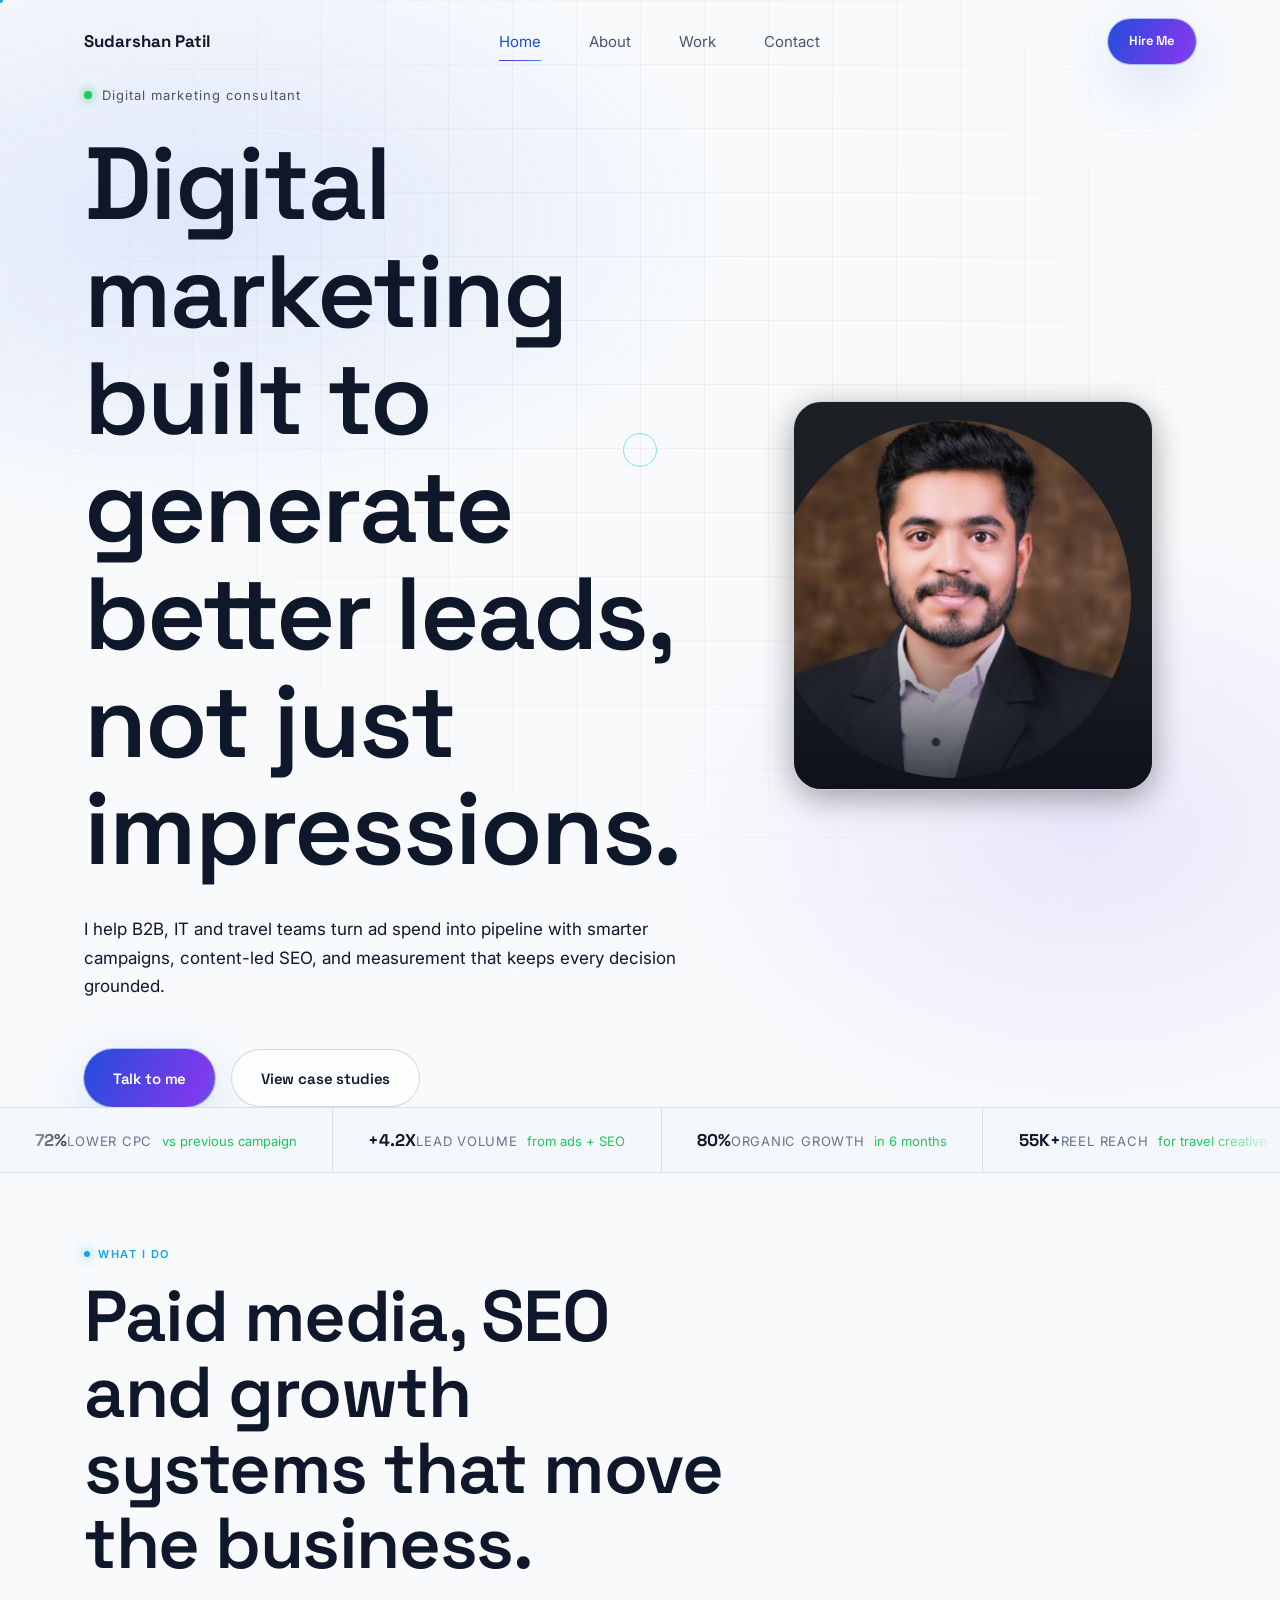
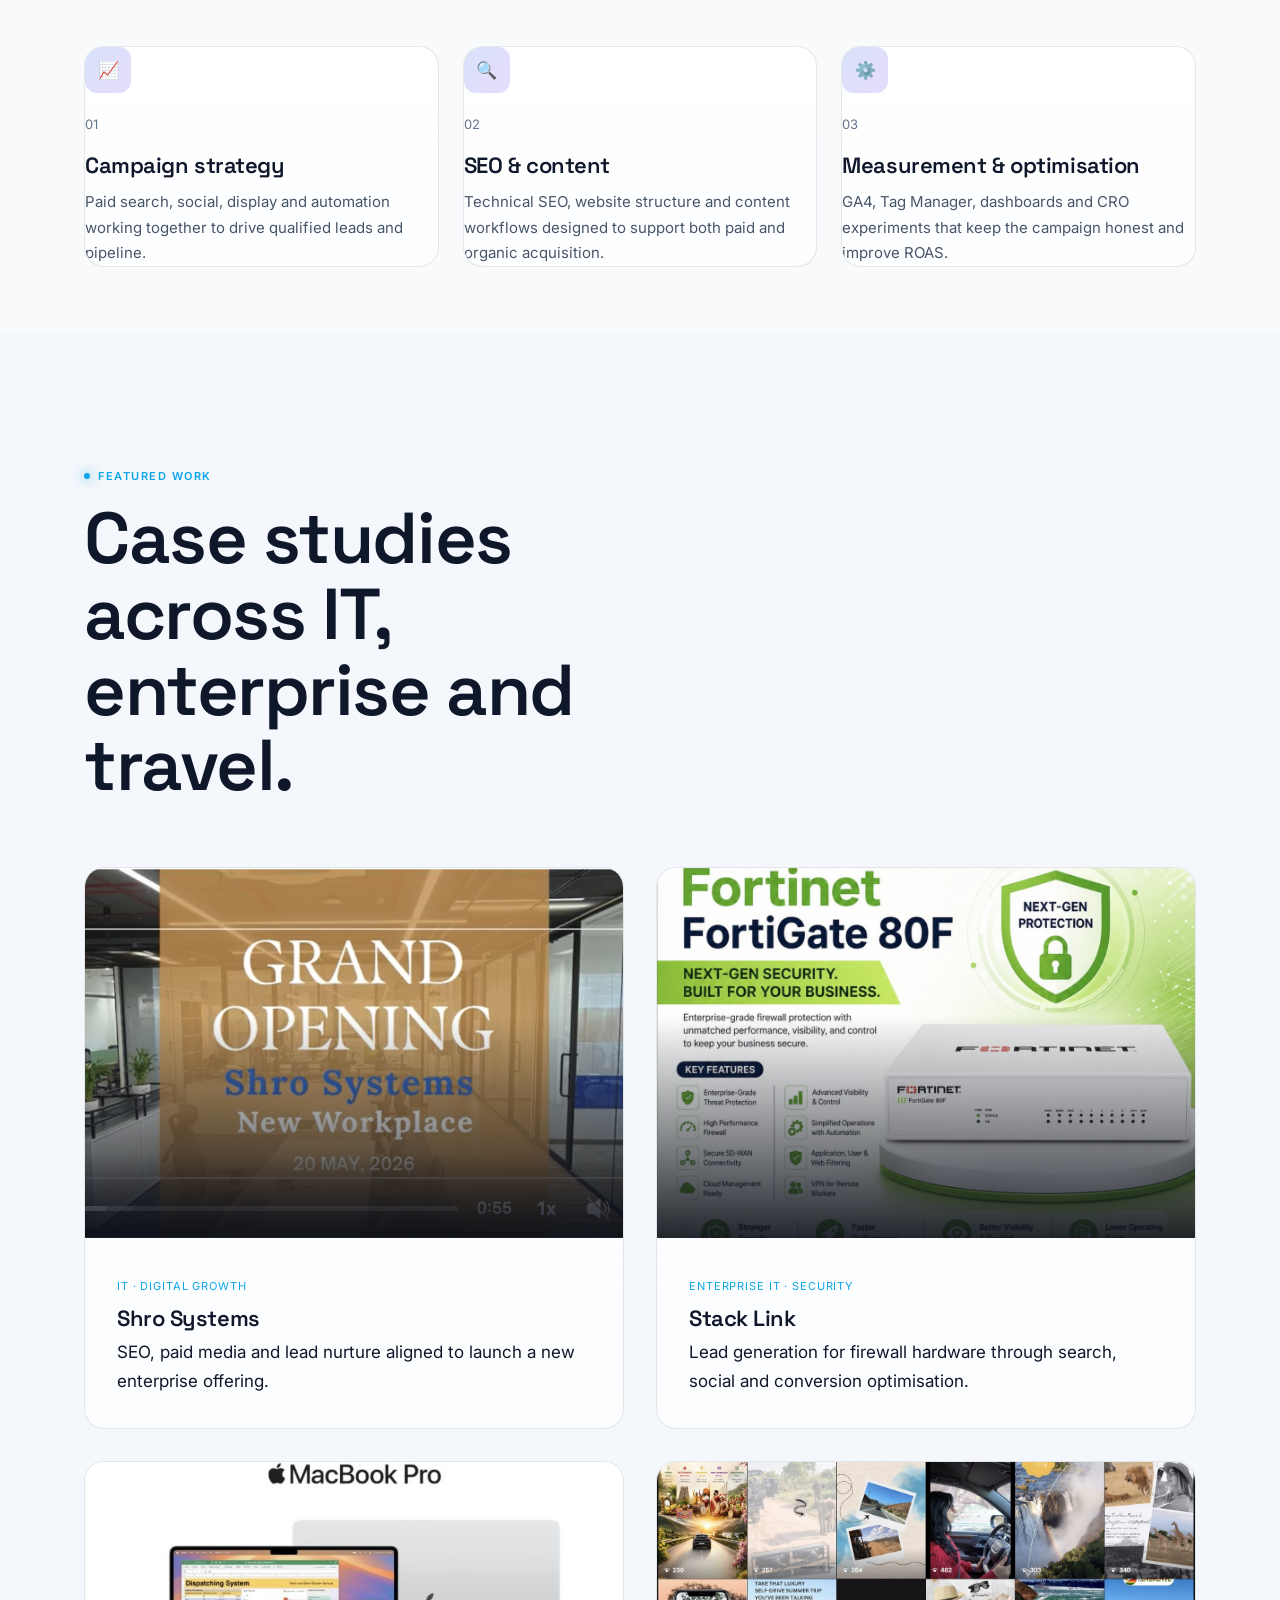
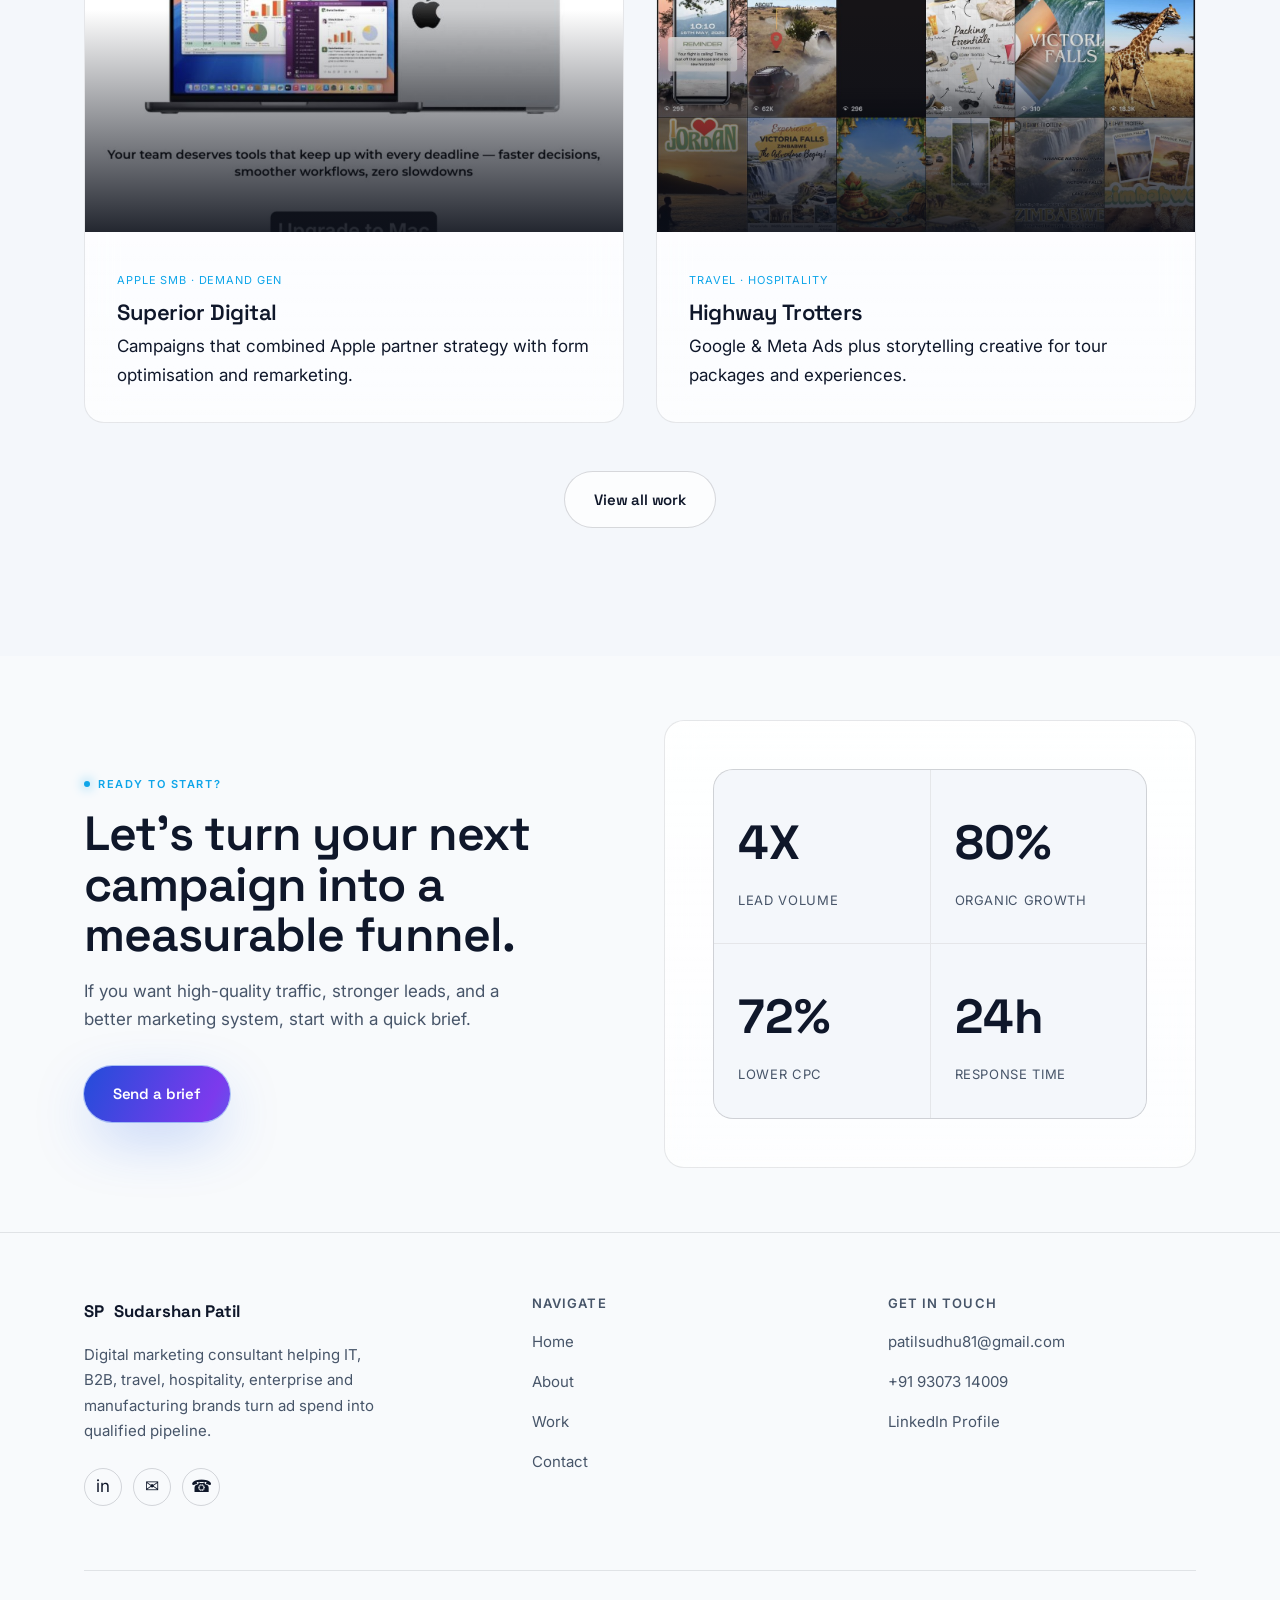
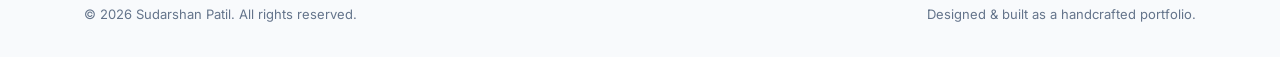
<file: index.html>
<!DOCTYPE html>
<html lang="en">
<head>
<meta charset="UTF-8">
<meta name="viewport" content="width=device-width, initial-scale=1.0">
<title>Home — Sudarshan Patil | Digital Marketing Consultant</title>
<meta name="description" content="Digital marketing strategy, paid media, SEO, and growth systems for IT, B2B, travel, hospitality and enterprise brands.">
<link rel="canonical" href="https://sudarshanpatil.com/index.html">
<meta property="og:type" content="website">
<meta property="og:title" content="Home — Sudarshan Patil">
<meta property="og:description" content="Digital marketing strategy, paid media, SEO, and growth systems for IT, B2B, travel, hospitality and enterprise brands.">
<meta property="og:image" content="images/profile.jpg">
<meta name="twitter:card" content="summary_large_image">
<link rel="icon" type="image/png" href="images/profile.jpg">
<link rel="manifest" href="manifest.json">
<link rel="preconnect" href="https://fonts.googleapis.com">
<link rel="preconnect" href="https://fonts.gstatic.com" crossorigin>
<link href="https://fonts.googleapis.com/css2?family=Space+Grotesk:wght@500;600;700&family=Inter:wght@400;500;600&display=swap" rel="stylesheet">
<link rel="stylesheet" href="css/variables.css">
<link rel="stylesheet" href="css/style.css">
<link rel="stylesheet" href="css/animations.css">
<link rel="stylesheet" href="css/responsive.css">
</head>
<body>
<div class="loader" aria-hidden="true"><div class="loader-mark"><span>S</span><span>U</span><span>D</span><span>A</span><span>R</span><span>S</span><span>H</span><span>A</span><span>N</span></div></div>
<div class="scroll-progress"></div>

<header class="nav">
  <div class="wrap">
    <a href="index.html" class="brand">Sudarshan Patil</a>
    <nav class="nav-links" aria-label="Primary">
      <a href="index.html" class="active">Home</a>
      <a href="about.html">About</a>
      <a href="projects.html">Work</a>
      <a href="contact.html">Contact</a>
    </nav>
    <div class="nav-cta">
      <a href="contact.html" class="btn btn-primary btn-sm">Hire Me</a>
      <button class="nav-toggle" aria-label="Toggle menu"><span></span></button>
    </div>
  </div>
</header>

<main>
<section class="hero">
  <div class="hero-bg"></div>
  <div class="hero-grid"></div>
  <div class="wrap hero-inner">
    <div class="hero-copy" data-reveal="left">
      <div class="hero-kicker"><span class="status-dot"></span><span>Digital marketing consultant</span></div>
      <h1>Digital marketing built to generate better leads, not just impressions.</h1>
      <p class="hero-tagline">I help B2B, IT and travel teams turn ad spend into pipeline with smarter campaigns, content-led SEO, and measurement that keeps every decision grounded.</p>
      <div class="hero-actions">
        <a href="contact.html" class="btn btn-primary">Talk to me</a>
        <a href="projects.html" class="btn btn-ghost">View case studies</a>
      </div>
    </div>

    <div class="hero-portrait" data-reveal="right">
      <div class="portrait-frame">
        <img src="images/profile.jpg" alt="Portrait of Sudarshan Patil" width="700" height="756">
      </div>
    </div>
  </div>
</section>

<section class="ticker" data-reveal="up" aria-label="Live KPI highlights">
  <div class="ticker-track">
    <div class="ticker-item"><div><span class="t-val">72%</span><span class="t-lbl">Lower CPC</span></div><div class="t-up">vs previous campaign</div></div>
    <div class="ticker-item"><div><span class="t-val">+4.2X</span><span class="t-lbl">Lead volume</span></div><div class="t-up">from ads + SEO</div></div>
    <div class="ticker-item"><div><span class="t-val">80%</span><span class="t-lbl">Organic growth</span></div><div class="t-up">in 6 months</div></div>
    <div class="ticker-item"><div><span class="t-val">55K+</span><span class="t-lbl">Reel reach</span></div><div class="t-up">for travel creative</div></div>
    <div class="ticker-item"><div><span class="t-val">40%</span><span class="t-lbl">Lead quality up</span></div><div class="t-up">from funnel optimisation</div></div>
  </div>
</section>

<section class="section section--tight">
  <div class="wrap">
    <div class="section-head" data-reveal="up">
      <div class="eyebrow">What I do</div>
      <h2 class="h-xl">Paid media, SEO and growth systems that move the business.</h2>
    </div>
    <div class="services-grid" data-reveal-stagger>
      <article class="glass service-card">
        <div class="icon">📈</div>
        <span class="idx">01</span>
        <h3>Campaign strategy</h3>
        <p>Paid search, social, display and automation working together to drive qualified leads and pipeline.</p>
      </article>
      <article class="glass service-card">
        <div class="icon">🔍</div>
        <span class="idx">02</span>
        <h3>SEO & content</h3>
        <p>Technical SEO, website structure and content workflows designed to support both paid and organic acquisition.</p>
      </article>
      <article class="glass service-card">
        <div class="icon">⚙️</div>
        <span class="idx">03</span>
        <h3>Measurement & optimisation</h3>
        <p>GA4, Tag Manager, dashboards and CRO experiments that keep the campaign honest and improve ROAS.</p>
      </article>
    </div>
  </div>
</section>

<section class="section" style="background:var(--c-bg-soft);">
  <div class="wrap">
    <div class="section-head" data-reveal="up">
      <div class="eyebrow">Featured work</div>
      <h2 class="h-xl">Case studies across IT, enterprise and travel.</h2>
    </div>
    <div class="case-grid" data-reveal-stagger>
      <a href="project-details.html?client=shro-systems" class="glass case-card">
        <div class="case-media"><img src="images/case-shro-cover.jpg" alt="Shro Systems grand opening campaign" loading="lazy" width="1200" height="720"></div>
        <div class="case-body"><span class="case-tag">IT · Digital growth</span><h3>Shro Systems</h3><p>SEO, paid media and lead nurture aligned to launch a new enterprise offering.</p></div>
      </a>
      <a href="project-details.html?client=stack-link" class="glass case-card">
        <div class="case-media"><img src="images/case-stacklink-creative.jpg" alt="Stacklink Fortinet campaign" loading="lazy" width="1200" height="1195"></div>
        <div class="case-body"><span class="case-tag">Enterprise IT · Security</span><h3>Stack Link</h3><p>Lead generation for firewall hardware through search, social and conversion optimisation.</p></div>
      </a>
      <a href="project-details.html?client=superior-digital" class="glass case-card">
        <div class="case-media"><img src="images/case-superior-creative.jpg" alt="Superior Digital Apple SMB campaign" loading="lazy" width="1200" height="1195"></div>
        <div class="case-body"><span class="case-tag">Apple SMB · Demand gen</span><h3>Superior Digital</h3><p>Campaigns that combined Apple partner strategy with form optimisation and remarketing.</p></div>
      </a>
      <a href="project-details.html?client=highway-trotters" class="glass case-card">
        <div class="case-media"><img src="images/gallery-highway-trotters.jpg" alt="Highway Trotters travel creative" loading="lazy" width="1400" height="1090"></div>
        <div class="case-body"><span class="case-tag">Travel · Hospitality</span><h3>Highway Trotters</h3><p>Google & Meta Ads plus storytelling creative for tour packages and experiences.</p></div>
      </a>
    </div>
    <div style="margin-top:var(--sp-8); text-align:center;"><a href="projects.html" class="btn btn-ghost">View all work</a></div>
  </div>
</section>

<section class="section section--tight">
  <div class="wrap" style="display:grid; grid-template-columns:1fr 1fr; gap:var(--sp-8); align-items:center;">
    <div data-reveal="up">
      <div class="eyebrow">Ready to start?</div>
      <h2 class="h-lg">Let's turn your next campaign into a measurable funnel.</h2>
      <p class="body-text" style="max-width:42ch; margin-top:var(--sp-4);">If you want high-quality traffic, stronger leads, and a better marketing system, start with a quick brief.</p>
      <div style="margin-top:var(--sp-6);"><a href="contact.html" class="btn btn-primary">Send a brief</a></div>
    </div>
    <div class="glass card" data-reveal="up" style="padding:var(--sp-8);">
      <div class="kpi-grid" style="grid-template-columns:repeat(2,1fr);">
        <div class="kpi"><div class="num">4X</div><div class="lbl">Lead volume</div></div>
        <div class="kpi"><div class="num">80%</div><div class="lbl">Organic growth</div></div>
        <div class="kpi"><div class="num">72%</div><div class="lbl">Lower CPC</div></div>
        <div class="kpi"><div class="num">24h</div><div class="lbl">Response time</div></div>
      </div>
    </div>
  </div>
</section>
</main>

<footer class="footer">
  <div class="wrap">
    <div class="footer-top">
      <div class="footer-brand">
        <a href="index.html" class="brand"><span class="brand-mark">SP</span> Sudarshan Patil</a>
        <p>Digital marketing consultant helping IT, B2B, travel, hospitality, enterprise and manufacturing brands turn ad spend into qualified pipeline.</p>
        <div class="social-row" style="margin-top:var(--sp-5);">
          <a href="https://www.linkedin.com/in/sudarshan-patil-87426125b/?skipRedirect=true" target="_blank" rel="noopener" aria-label="LinkedIn">in</a>
          <a href="mailto:patilsudhu81@gmail.com" aria-label="Email">✉</a>
          <a href="tel:+919307314009" aria-label="Phone">☎</a>
        </div>
      </div>
      <div class="footer-col"><h4>Navigate</h4><ul><li><a href="index.html">Home</a></li><li><a href="about.html">About</a></li><li><a href="projects.html">Work</a></li><li><a href="contact.html">Contact</a></li></ul></div>
      <div class="footer-col"><h4>Get in touch</h4><ul><li><a href="mailto:patilsudhu81@gmail.com">patilsudhu81@gmail.com</a></li><li><a href="tel:+919307314009">+91 93073 14009</a></li><li><a href="https://www.linkedin.com/in/sudarshan-patil-87426125b/?skipRedirect=true" target="_blank" rel="noopener">LinkedIn Profile</a></li></ul></div>
    </div>
    <div class="footer-bottom"><span>© <span data-year></span> Sudarshan Patil. All rights reserved.</span><span>Designed & built as a handcrafted portfolio.</span></div>
  </div>
</footer>

<button class="back-to-top glass" aria-label="Back to top">↑</button>
<script src="js/scroll.js" defer></script>
<script src="js/animations.js" defer></script>
<script src="js/cursor.js" defer></script>
<script src="js/main.js" defer></script>
</body>
</html>
</file>
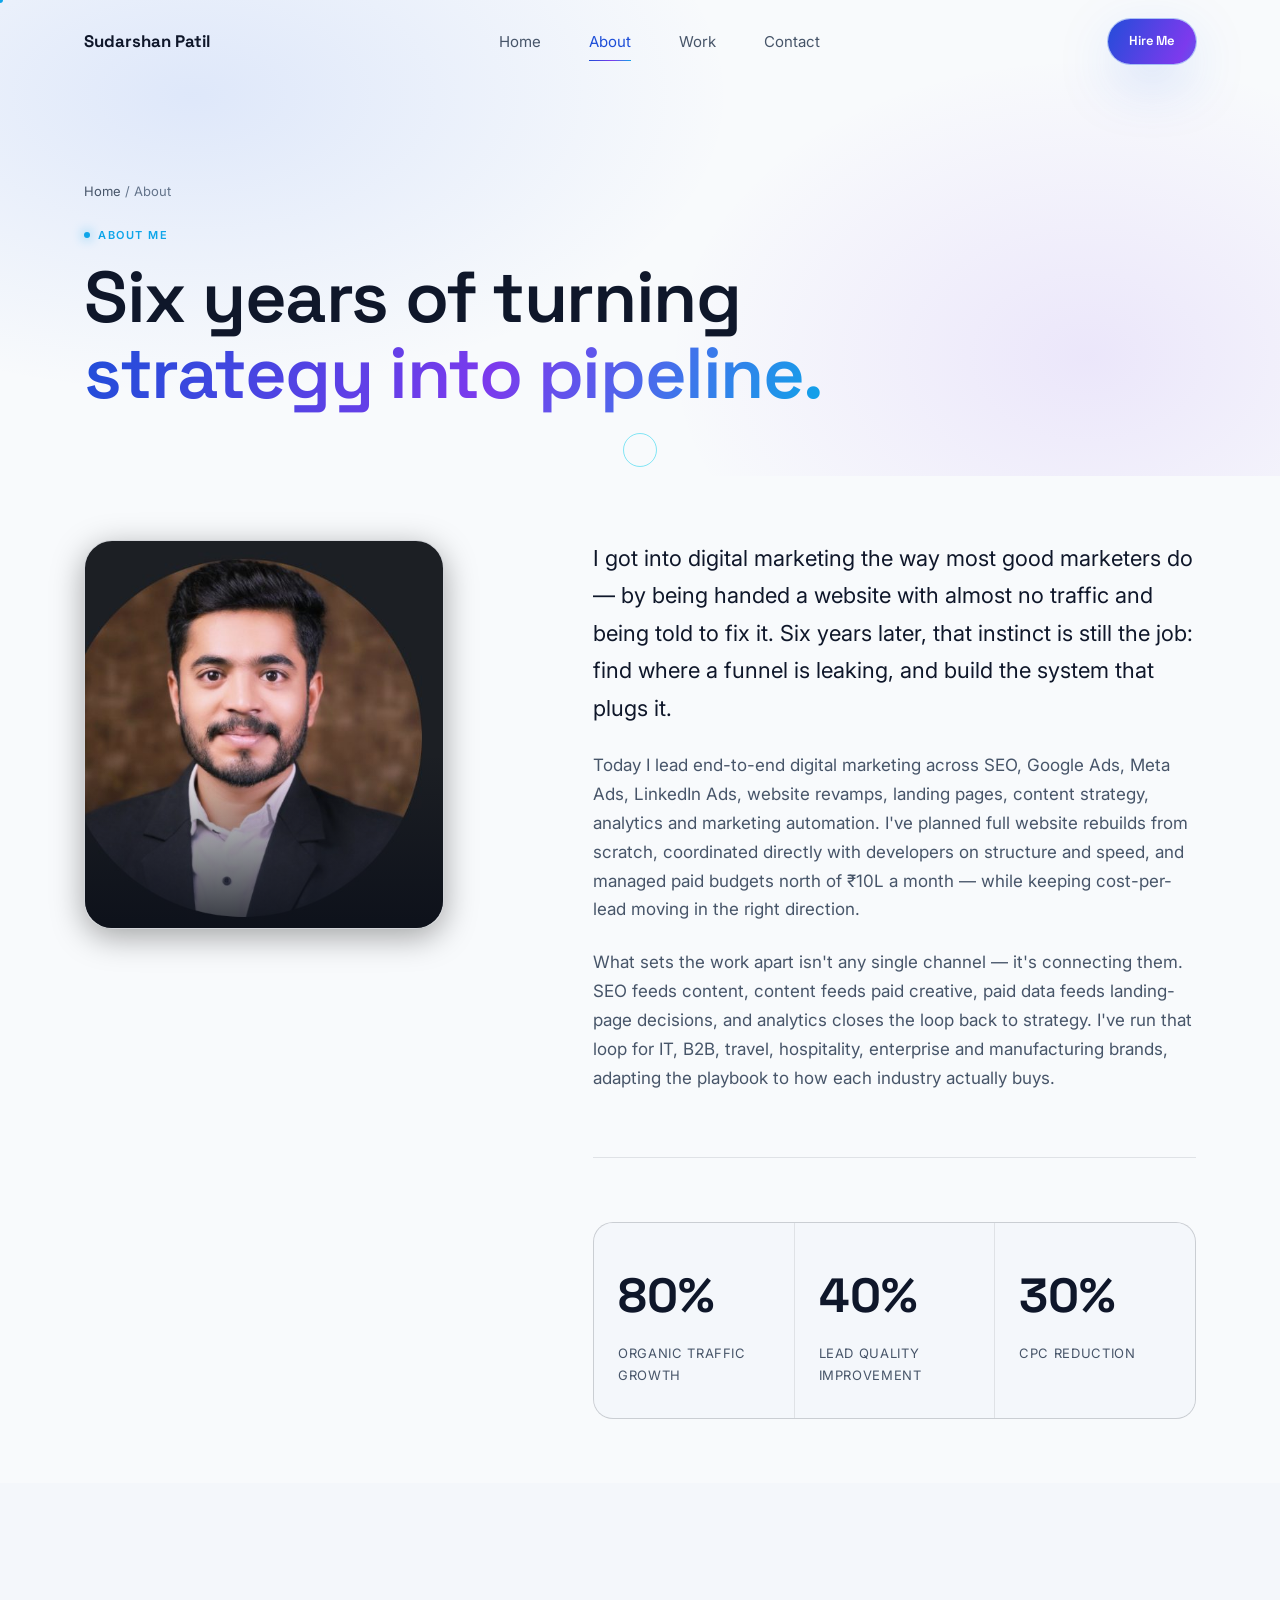
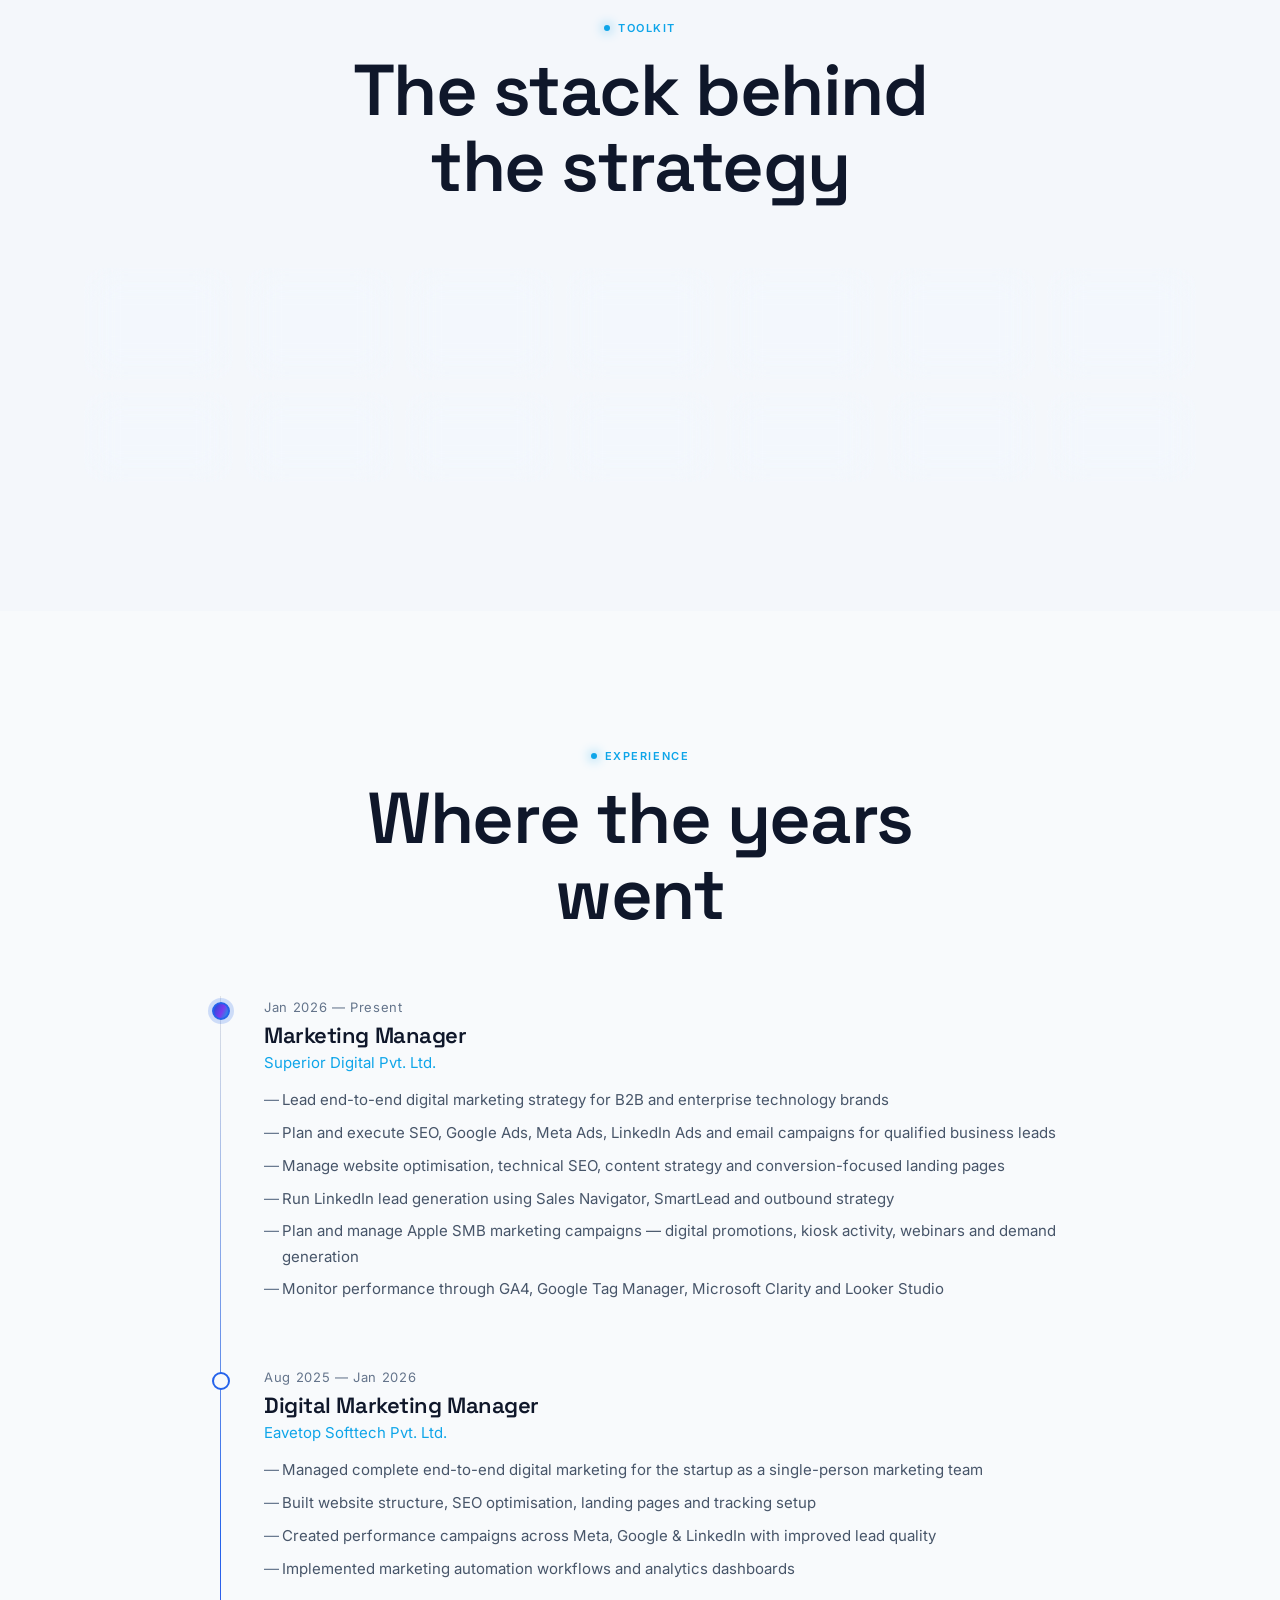
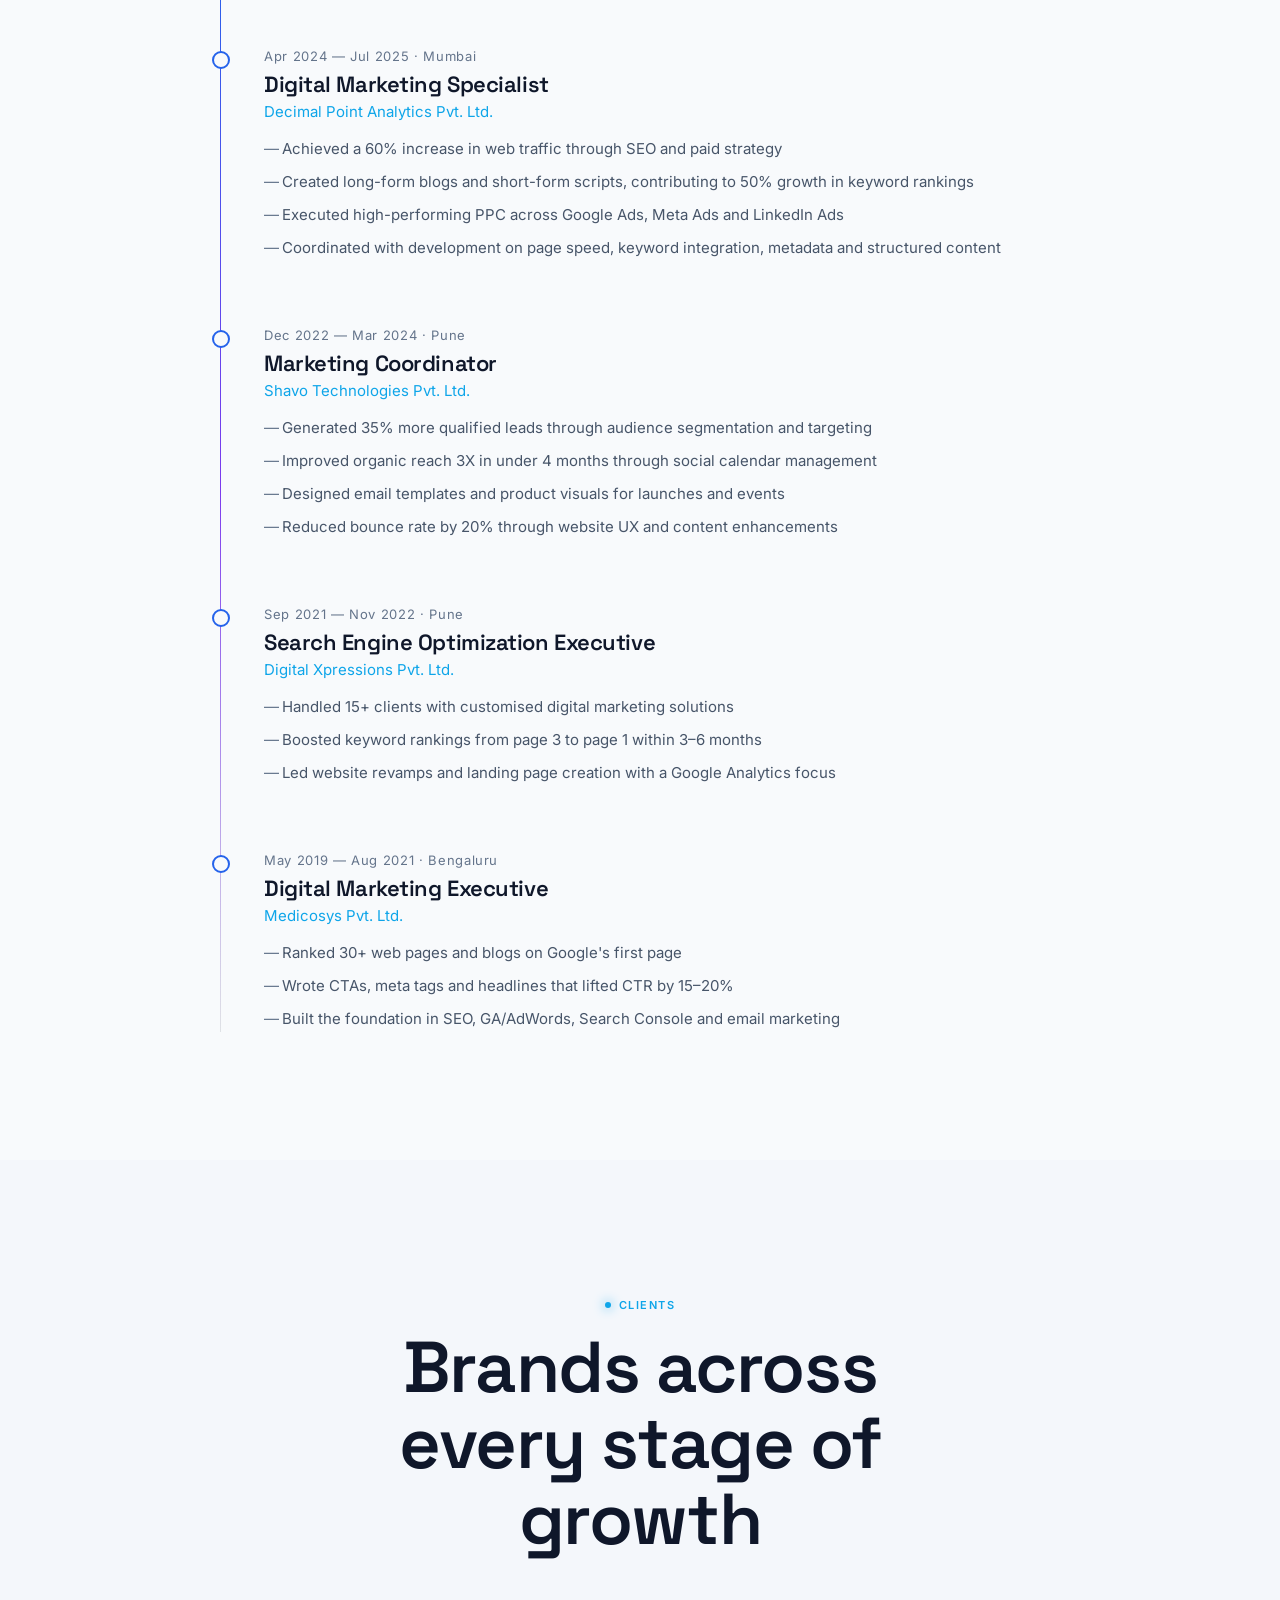
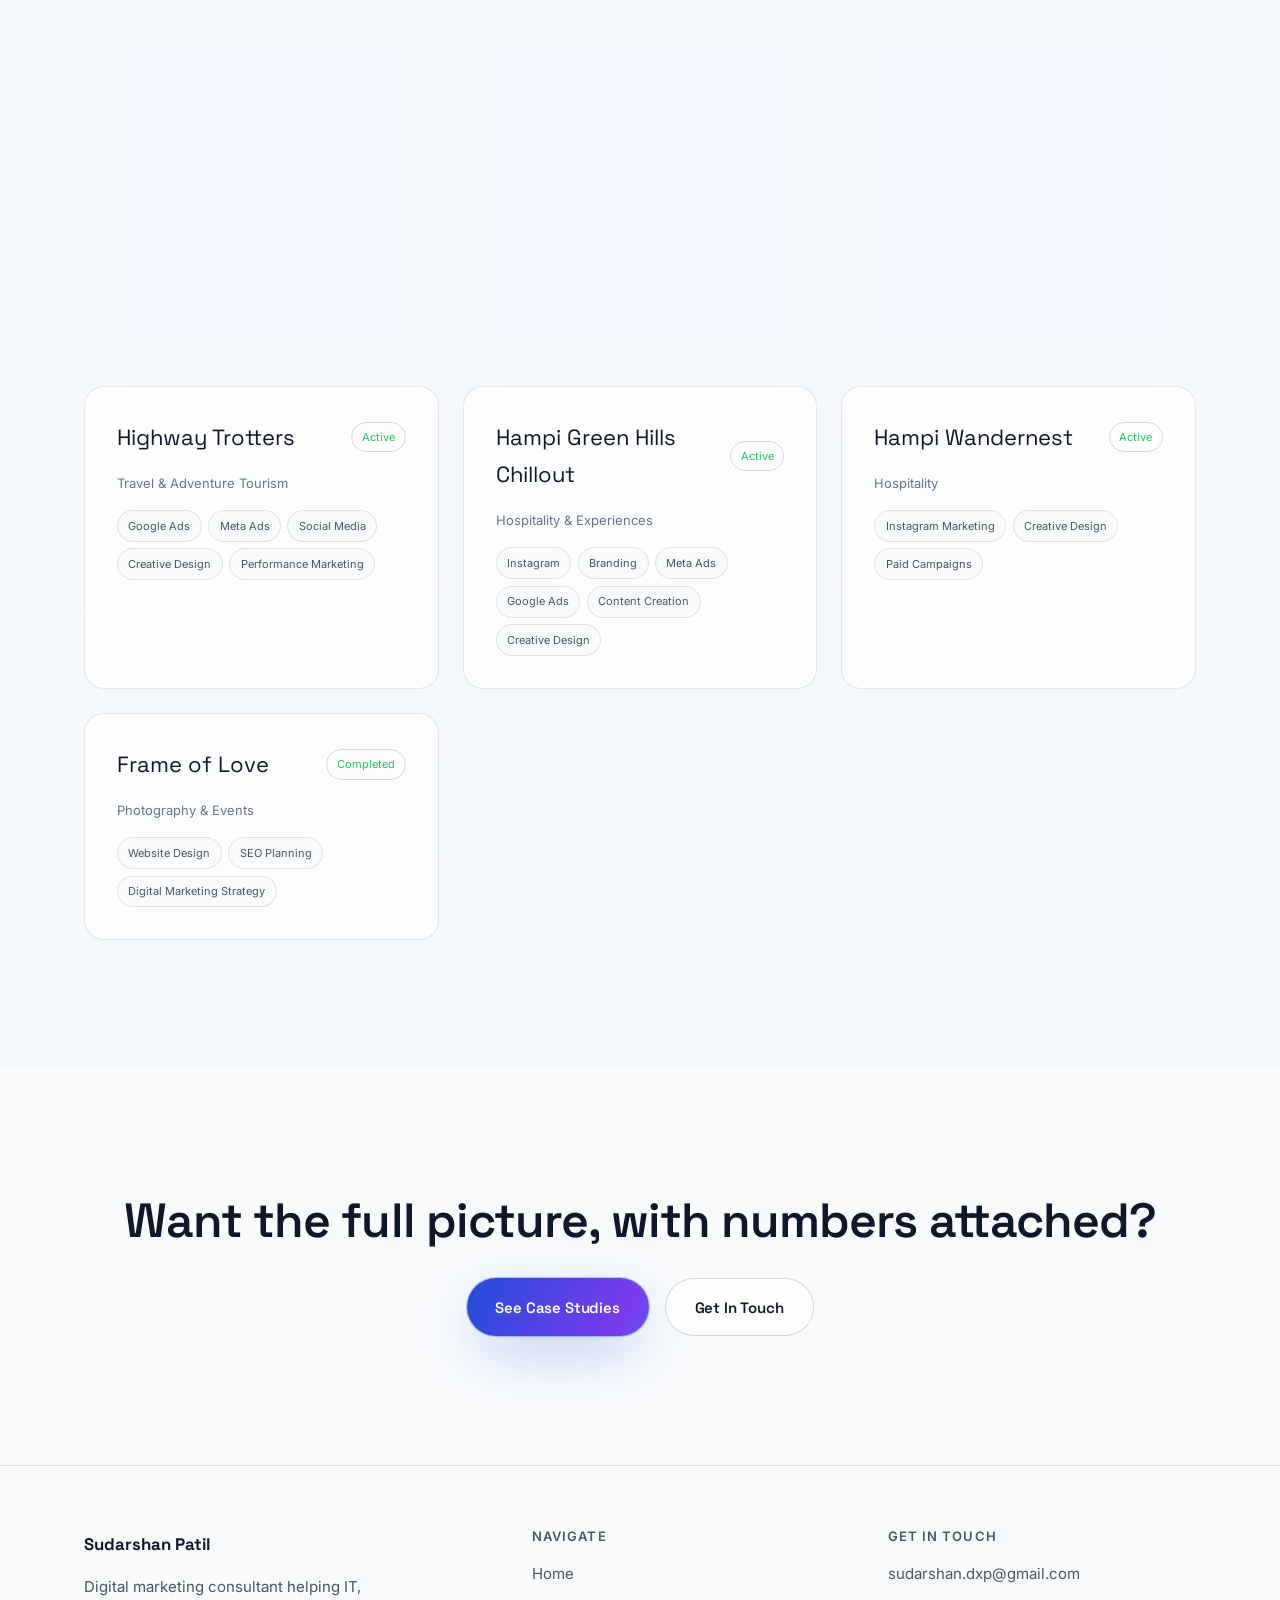
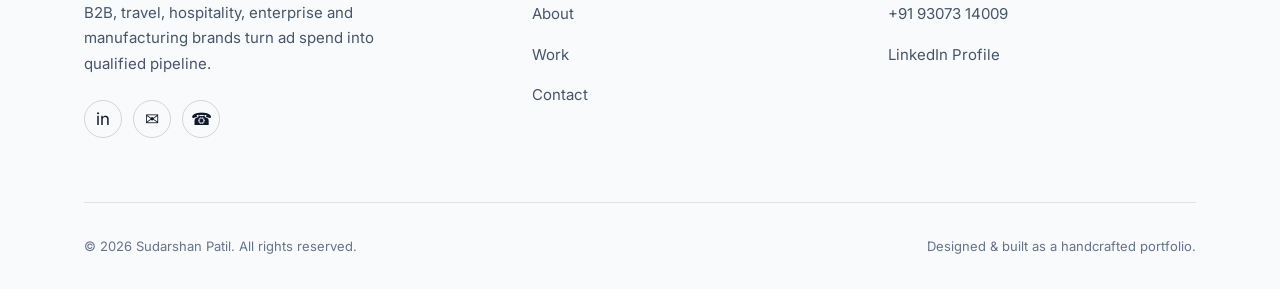
<file: about.html>
<!DOCTYPE html>
<html lang="en">
<head>
<meta charset="UTF-8">
<meta name="viewport" content="width=device-width, initial-scale=1.0">
<title>About — Sudarshan Patil | Digital Marketing Consultant</title>
<meta name="description" content="6+ years in SEO, Google Ads, Meta Ads, LinkedIn Ads, website revamps and marketing automation — across IT, B2B, travel, hospitality, enterprise and manufacturing.">
<link rel="canonical" href="https://sudarshanpatil.com/about.html">
<meta property="og:type" content="profile">
<meta property="og:title" content="About — Sudarshan Patil">
<meta property="og:description" content="6+ years of full-funnel digital marketing across SEO, paid media and automation.">
<meta property="og:image" content="images/profile.jpg">
<meta name="twitter:card" content="summary_large_image">
<link rel="icon" type="image/png" href="images/profile.jpg">
<link rel="manifest" href="manifest.json">
<link rel="preconnect" href="https://fonts.googleapis.com">
<link rel="preconnect" href="https://fonts.gstatic.com" crossorigin>
<link href="https://fonts.googleapis.com/css2?family=Space+Grotesk:wght@500;600;700&family=Inter:wght@400;500;600&display=swap" rel="stylesheet">
<link rel="stylesheet" href="css/variables.css">
<link rel="stylesheet" href="css/style.css">
<link rel="stylesheet" href="css/animations.css">
<link rel="stylesheet" href="css/responsive.css">
</head>
<body>
<div class="loader" aria-hidden="true"><div class="loader-mark"><span>S</span><span>U</span><span>D</span><span>A</span><span>R</span><span>S</span><span>H</span><span>A</span><span>N</span></div></div>
<div class="scroll-progress"></div>

<header class="nav">
  <div class="wrap">
    <a href="index.html" class="brand">Sudarshan Patil</a>
    <nav class="nav-links" aria-label="Primary">
      <a href="index.html">Home</a>
      <a href="about.html" class="active">About</a>
      <a href="projects.html">Work</a>
      <a href="contact.html">Contact</a>
    </nav>
    <div class="nav-cta">
      <a href="contact.html" class="btn btn-primary btn-sm">Hire Me</a>
      <button class="nav-toggle" aria-label="Toggle menu"><span></span></button>
    </div>
  </div>
</header>

<main>
<section class="page-header">
  <div class="hero-bg"></div>
  <div class="wrap">
    <div class="breadcrumb"><a href="index.html">Home</a> / About</div>
    <div class="eyebrow">About Me</div>
    <h1 class="h-display" style="font-size:var(--fs-3xl);">Six years of turning<br><span class="text-grad">strategy into pipeline.</span></h1>
  </div>
</section>

<section class="section section--tight">
  <div class="wrap" style="display:grid; grid-template-columns:.85fr 1.15fr; gap:var(--sp-10); align-items:start;">
    <div class="portrait-frame" data-reveal="left" style="position:sticky; top:calc(var(--nav-h) + 24px);">
      <img src="images/profile.jpg" alt="Sudarshan Patil" width="700" height="756">
    </div>
    <div data-reveal="up">
      <p class="body-text" style="max-width:none; font-size:var(--fs-lg); color:var(--c-white);">I got into digital marketing the way most good marketers do — by being handed a website with almost no traffic and being told to fix it. Six years later, that instinct is still the job: find where a funnel is leaking, and build the system that plugs it.</p>
      <p class="body-text" style="max-width:none; margin-top:var(--sp-5);">Today I lead end-to-end digital marketing across SEO, Google Ads, Meta Ads, LinkedIn Ads, website revamps, landing pages, content strategy, analytics and marketing automation. I've planned full website rebuilds from scratch, coordinated directly with developers on structure and speed, and managed paid budgets north of ₹10L a month — while keeping cost-per-lead moving in the right direction.</p>
      <p class="body-text" style="max-width:none; margin-top:var(--sp-5);">What sets the work apart isn't any single channel — it's connecting them. SEO feeds content, content feeds paid creative, paid data feeds landing-page decisions, and analytics closes the loop back to strategy. I've run that loop for IT, B2B, travel, hospitality, enterprise and manufacturing brands, adapting the playbook to how each industry actually buys.</p>
      <div class="divider"></div>
      <div class="kpi-grid" style="grid-template-columns:repeat(3,1fr);">
        <div class="kpi"><div class="num"><span data-counter data-target="80" data-suffix="%">0</span></div><div class="lbl">Organic Traffic Growth</div></div>
        <div class="kpi"><div class="num"><span data-counter data-target="40" data-suffix="%">0</span></div><div class="lbl">Lead Quality Improvement</div></div>
        <div class="kpi"><div class="num"><span data-counter data-target="30" data-suffix="%">0</span></div><div class="lbl">CPC Reduction</div></div>
      </div>
    </div>
  </div>
</section>

<!-- ============ TOOLS ============ -->
<section class="section" style="background:var(--c-bg-soft);">
  <div class="wrap">
    <div class="section-head center" data-reveal="up">
      <div class="eyebrow" style="justify-content:center;">Toolkit</div>
      <h2 class="h-xl">The stack behind the strategy</h2>
    </div>
    <div class="tools-grid" data-reveal-stagger>
      <div class="glass tool-chip"><span class="dot"></span>Google Ads</div>
      <div class="glass tool-chip"><span class="dot"></span>Meta Ads Manager</div>
      <div class="glass tool-chip"><span class="dot"></span>LinkedIn Campaign Manager</div>
      <div class="glass tool-chip"><span class="dot"></span>Google Analytics 4</div>
      <div class="glass tool-chip"><span class="dot"></span>Google Tag Manager</div>
      <div class="glass tool-chip"><span class="dot"></span>Looker Studio</div>
      <div class="glass tool-chip"><span class="dot"></span>Microsoft Clarity</div>
      <div class="glass tool-chip"><span class="dot"></span>Search Console</div>
      <div class="glass tool-chip"><span class="dot"></span>WordPress</div>
      <div class="glass tool-chip"><span class="dot"></span>Canva Pro</div>
      <div class="glass tool-chip"><span class="dot"></span>Adobe Photoshop</div>
      <div class="glass tool-chip"><span class="dot"></span>SmartLead</div>
      <div class="glass tool-chip"><span class="dot"></span>Notion</div>
      <div class="glass tool-chip"><span class="dot"></span>Zoho CRM</div>
    </div>
  </div>
</section>

<!-- ============ EXPERIENCE TIMELINE ============ -->
<section class="section">
  <div class="wrap">
    <div class="section-head center" data-reveal="up">
      <div class="eyebrow" style="justify-content:center;">Experience</div>
      <h2 class="h-xl">Where the years went</h2>
    </div>
    <div class="timeline">
      <div class="timeline-item current" data-reveal="up">
        <div class="timeline-dot"></div>
        <div class="timeline-period">Jan 2026 — Present</div>
        <h3>Marketing Manager</h3>
        <div class="org">Superior Digital Pvt. Ltd.</div>
        <ul>
          <li>Lead end-to-end digital marketing strategy for B2B and enterprise technology brands</li>
          <li>Plan and execute SEO, Google Ads, Meta Ads, LinkedIn Ads and email campaigns for qualified business leads</li>
          <li>Manage website optimisation, technical SEO, content strategy and conversion-focused landing pages</li>
          <li>Run LinkedIn lead generation using Sales Navigator, SmartLead and outbound strategy</li>
          <li>Plan and manage Apple SMB marketing campaigns — digital promotions, kiosk activity, webinars and demand generation</li>
          <li>Monitor performance through GA4, Google Tag Manager, Microsoft Clarity and Looker Studio</li>
        </ul>
      </div>
      <div class="timeline-item" data-reveal="up">
        <div class="timeline-dot"></div>
        <div class="timeline-period">Aug 2025 — Jan 2026</div>
        <h3>Digital Marketing Manager</h3>
        <div class="org">Eavetop Softtech Pvt. Ltd.</div>
        <ul>
          <li>Managed complete end-to-end digital marketing for the startup as a single-person marketing team</li>
          <li>Built website structure, SEO optimisation, landing pages and tracking setup</li>
          <li>Created performance campaigns across Meta, Google & LinkedIn with improved lead quality</li>
          <li>Implemented marketing automation workflows and analytics dashboards</li>
        </ul>
      </div>
      <div class="timeline-item" data-reveal="up">
        <div class="timeline-dot"></div>
        <div class="timeline-period">Apr 2024 — Jul 2025 · Mumbai</div>
        <h3>Digital Marketing Specialist</h3>
        <div class="org">Decimal Point Analytics Pvt. Ltd.</div>
        <ul>
          <li>Achieved a 60% increase in web traffic through SEO and paid strategy</li>
          <li>Created long-form blogs and short-form scripts, contributing to 50% growth in keyword rankings</li>
          <li>Executed high-performing PPC across Google Ads, Meta Ads and LinkedIn Ads</li>
          <li>Coordinated with development on page speed, keyword integration, metadata and structured content</li>
        </ul>
      </div>
      <div class="timeline-item" data-reveal="up">
        <div class="timeline-dot"></div>
        <div class="timeline-period">Dec 2022 — Mar 2024 · Pune</div>
        <h3>Marketing Coordinator</h3>
        <div class="org">Shavo Technologies Pvt. Ltd.</div>
        <ul>
          <li>Generated 35% more qualified leads through audience segmentation and targeting</li>
          <li>Improved organic reach 3X in under 4 months through social calendar management</li>
          <li>Designed email templates and product visuals for launches and events</li>
          <li>Reduced bounce rate by 20% through website UX and content enhancements</li>
        </ul>
      </div>
      <div class="timeline-item" data-reveal="up">
        <div class="timeline-dot"></div>
        <div class="timeline-period">Sep 2021 — Nov 2022 · Pune</div>
        <h3>Search Engine Optimization Executive</h3>
        <div class="org">Digital Xpressions Pvt. Ltd.</div>
        <ul>
          <li>Handled 15+ clients with customised digital marketing solutions</li>
          <li>Boosted keyword rankings from page 3 to page 1 within 3–6 months</li>
          <li>Led website revamps and landing page creation with a Google Analytics focus</li>
        </ul>
      </div>
      <div class="timeline-item" data-reveal="up">
        <div class="timeline-dot"></div>
        <div class="timeline-period">May 2019 — Aug 2021 · Bengaluru</div>
        <h3>Digital Marketing Executive</h3>
        <div class="org">Medicosys Pvt. Ltd.</div>
        <ul>
          <li>Ranked 30+ web pages and blogs on Google's first page</li>
          <li>Wrote CTAs, meta tags and headlines that lifted CTR by 15–20%</li>
          <li>Built the foundation in SEO, GA/AdWords, Search Console and email marketing</li>
        </ul>
      </div>
    </div>
  </div>
</section>

<!-- ============ FULL CLIENT ROSTER ============ -->
<section id="clients" class="section" style="background:var(--c-bg-soft); scroll-margin-top:var(--nav-h);">
  <div class="wrap">
    <div class="section-head center" data-reveal="up">
      <div class="eyebrow" style="justify-content:center;">Clients</div>
      <h2 class="h-xl">Brands across every stage of growth</h2>
    </div>
    <div class="client-grid" data-reveal-stagger>
      <div class="glass card client-card">
        <div class="head"><span class="name">Retail Scan Management Services</span><span class="status">Ongoing</span></div>
        <span class="sector">Retail Technology</span>
        <div class="tags"><span>Website Revamp</span><span>LinkedIn Ads</span><span>Campaign Strategy</span><span>Content</span><span>Landing Pages</span></div>
      </div>
      <div class="glass card client-card">
        <div class="head"><span class="name">Stack Link</span><span class="status">Active</span></div>
        <span class="sector">Enterprise IT & Security</span>
        <div class="tags"><span>SEO</span><span>Google Ads</span><span>Meta Ads</span><span>Website</span><span>Lead Generation</span><span>Content</span></div>
      </div>
      <div class="glass card client-card">
        <div class="head"><span class="name">Shro Systems</span><span class="status">Active</span></div>
        <span class="sector">IT Services</span>
        <div class="tags"><span>SEO</span><span>Ads</span><span>Email</span><span>Website</span><span>Content</span><span>Analytics</span></div>
      </div>
      <div class="glass card client-card">
        <div class="head"><span class="name">Highway Trotters</span><span class="status">Active</span></div>
        <span class="sector">Travel & Adventure Tourism</span>
        <div class="tags"><span>Google Ads</span><span>Meta Ads</span><span>Social Media</span><span>Creative Design</span><span>Performance Marketing</span></div>
      </div>
      <div class="glass card client-card">
        <div class="head"><span class="name">Hampi Green Hills Chillout</span><span class="status">Active</span></div>
        <span class="sector">Hospitality & Experiences</span>
        <div class="tags"><span>Instagram</span><span>Branding</span><span>Meta Ads</span><span>Google Ads</span><span>Content Creation</span><span>Creative Design</span></div>
      </div>
      <div class="glass card client-card">
        <div class="head"><span class="name">Hampi Wandernest</span><span class="status">Active</span></div>
        <span class="sector">Hospitality</span>
        <div class="tags"><span>Instagram Marketing</span><span>Creative Design</span><span>Paid Campaigns</span></div>
      </div>
      <div class="glass card client-card">
        <div class="head"><span class="name">Frame of Love</span><span class="status">Completed</span></div>
        <span class="sector">Photography & Events</span>
        <div class="tags"><span>Website Design</span><span>SEO Planning</span><span>Digital Marketing Strategy</span></div>
      </div>
    </div>
  </div>
</section>

<section class="section">
  <div class="wrap" style="text-align:center;" data-reveal="up">
    <h2 class="h-lg">Want the full picture, with numbers attached?</h2>
    <div class="hero-actions" style="justify-content:center; margin-top:var(--sp-6);">
      <a href="projects.html" class="btn btn-primary">See Case Studies</a>
      <a href="contact.html" class="btn btn-ghost">Get In Touch</a>
    </div>
  </div>
</section>
</main>

<footer class="footer">
  <div class="wrap">
    <div class="footer-top">
      <div class="footer-brand">
        <a href="index.html" class="brand">Sudarshan Patil</a>
        <p>Digital marketing consultant helping IT, B2B, travel, hospitality, enterprise and manufacturing brands turn ad spend into qualified pipeline.</p>
        <div class="social-row" style="margin-top:var(--sp-5);">
          <a href="https://www.linkedin.com/in/sudarshan-patil-87426125b/?skipRedirect=true" target="_blank" rel="noopener" aria-label="LinkedIn">in</a>
          <a href="mailto:sudarshan.dxp@gmail.com" aria-label="Email">✉</a>
          <a href="tel:+919307314009" aria-label="Phone">☎</a>
        </div>
      </div>
      <div class="footer-col"><h4>Navigate</h4><ul><li><a href="index.html">Home</a></li><li><a href="about.html">About</a></li><li><a href="projects.html">Work</a></li><li><a href="contact.html">Contact</a></li></ul></div>
      <div class="footer-col"><h4>Get in touch</h4><ul><li><a href="mailto:sudarshan.dxp@gmail.com">sudarshan.dxp@gmail.com</a></li><li><a href="tel:+919307314009">+91 93073 14009</a></li><li><a href="https://www.linkedin.com/in/sudarshan-patil-87426125b/?skipRedirect=true" target="_blank" rel="noopener">LinkedIn Profile</a></li></ul></div>
    </div>
    <div class="footer-bottom"><span>© <span data-year></span> Sudarshan Patil. All rights reserved.</span><span>Designed & built as a handcrafted portfolio.</span></div>
  </div>
</footer>

<button class="back-to-top glass" aria-label="Back to top">↑</button>
<script src="js/scroll.js" defer></script>
<script src="js/counter.js" defer></script>
<script src="js/animations.js" defer></script>
<script src="js/cursor.js" defer></script>
<script src="js/main.js" defer></script>
</body>
</html>
</file>
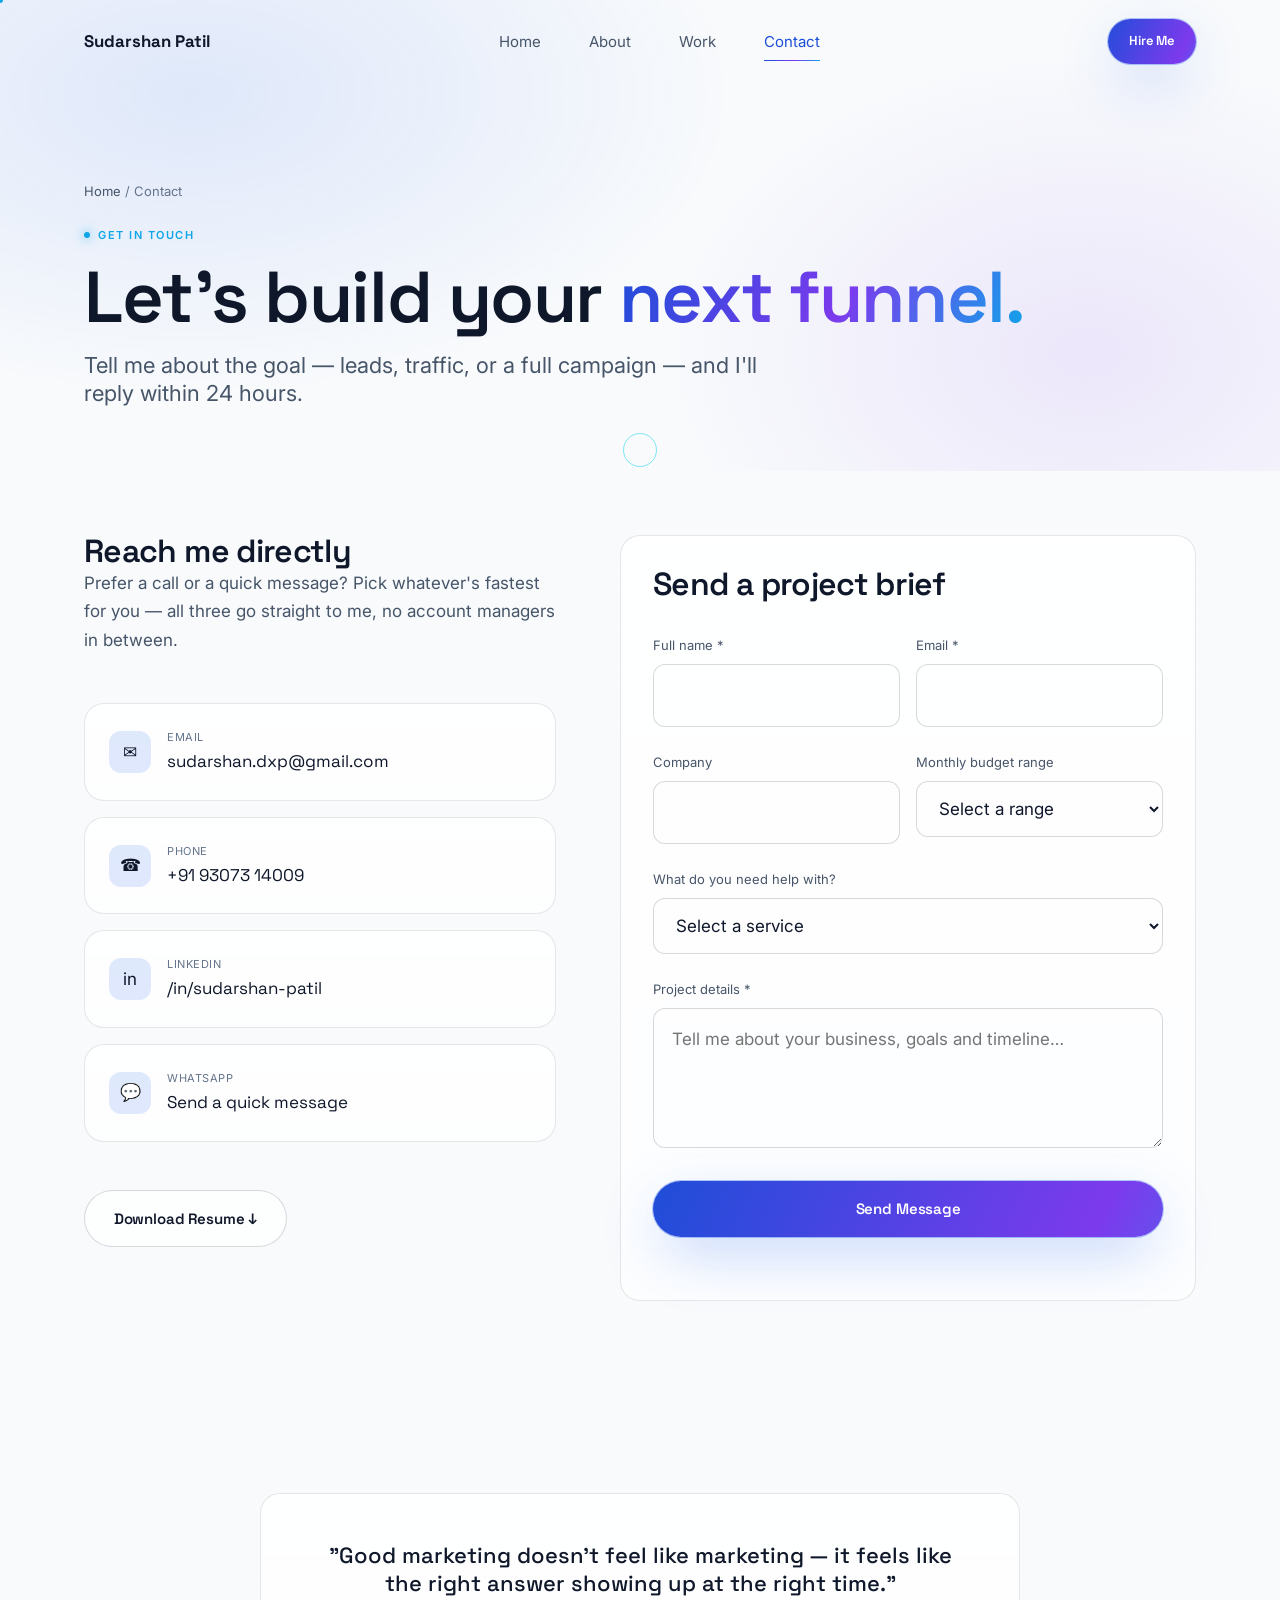
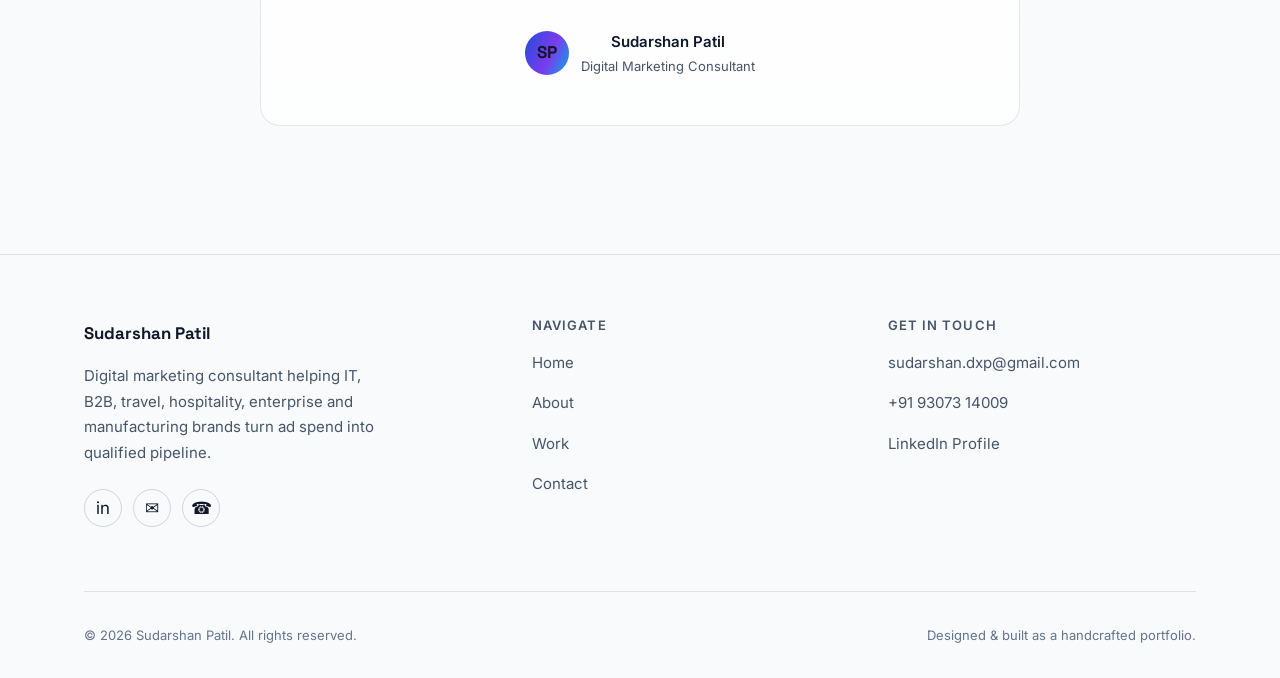
<file: contact.html>
<!DOCTYPE html>
<html lang="en">
<head>
<meta charset="UTF-8">
<meta name="viewport" content="width=device-width, initial-scale=1.0">
<title>Contact — Sudarshan Patil | Digital Marketing Consultant</title>
<meta name="description" content="Get in touch with Sudarshan Patil for SEO, Google Ads, Meta Ads, LinkedIn Ads and full-funnel digital marketing strategy.">
<link rel="canonical" href="https://sudarshanpatil.com/contact.html">
<meta property="og:type" content="website">
<meta property="og:title" content="Contact — Sudarshan Patil">
<meta property="og:description" content="Let's talk about your next growth campaign.">
<meta property="og:image" content="images/profile.jpg">
<meta name="twitter:card" content="summary_large_image">
<link rel="icon" type="image/png" href="images/profile.jpg">
<link rel="manifest" href="manifest.json">
<link rel="preconnect" href="https://fonts.googleapis.com">
<link rel="preconnect" href="https://fonts.gstatic.com" crossorigin>
<link href="https://fonts.googleapis.com/css2?family=Space+Grotesk:wght@500;600;700&family=Inter:wght@400;500;600&display=swap" rel="stylesheet">
<link rel="stylesheet" href="css/variables.css">
<link rel="stylesheet" href="css/style.css">
<link rel="stylesheet" href="css/animations.css">
<link rel="stylesheet" href="css/responsive.css">
<script type="application/ld+json">
{
  "@context": "https://schema.org",
  "@type": "ContactPage",
  "name": "Contact Sudarshan Patil",
  "url": "https://sudarshanpatil.com/contact.html"
}
</script>
</head>
<body>
<div class="loader" aria-hidden="true"><div class="loader-mark"><span>S</span><span>U</span><span>D</span><span>A</span><span>R</span><span>S</span><span>H</span><span>A</span><span>N</span></div></div>
<div class="scroll-progress"></div>

<header class="nav">
  <div class="wrap">
    <a href="index.html" class="brand">Sudarshan Patil</a>
    <nav class="nav-links" aria-label="Primary">
      <a href="index.html">Home</a>
      <a href="about.html">About</a>
      <a href="projects.html">Work</a>
      <a href="contact.html" class="active">Contact</a>
    </nav>
    <div class="nav-cta">
      <a href="contact.html" class="btn btn-primary btn-sm">Hire Me</a>
      <button class="nav-toggle" aria-label="Toggle menu"><span></span></button>
    </div>
  </div>
</header>

<main>
<section class="page-header">
  <div class="hero-bg"></div>
  <div class="wrap">
    <div class="breadcrumb"><a href="index.html">Home</a> / Contact</div>
    <div class="eyebrow">Get In Touch</div>
    <h1 class="h-display" style="font-size:var(--fs-3xl);">Let's build your <span class="text-grad">next funnel.</span></h1>
    <p class="lede" style="margin-top:var(--sp-4);">Tell me about the goal — leads, traffic, or a full campaign — and I'll reply within 24 hours.</p>
  </div>
</section>

<section class="section section--tight">
  <div class="wrap contact-grid">
    <div data-reveal="left">
      <h2 class="h-md">Reach me directly</h2>
      <p class="body-text" style="max-width:none;">Prefer a call or a quick message? Pick whatever's fastest for you — all three go straight to me, no account managers in between.</p>

      <div class="contact-list">
        <a href="mailto:sudarshan.dxp@gmail.com" class="glass contact-row" data-cursor-hover>
          <div class="icn">✉</div>
          <div><div class="lbl">Email</div><div class="val">sudarshan.dxp@gmail.com</div></div>
        </a>
        <a href="tel:+919307314009" class="glass contact-row" data-cursor-hover>
          <div class="icn">☎</div>
          <div><div class="lbl">Phone</div><div class="val">+91 93073 14009</div></div>
        </a>
        <a href="https://www.linkedin.com/in/sudarshan-patil-87426125b/?skipRedirect=true" target="_blank" rel="noopener" class="glass contact-row" data-cursor-hover>
          <div class="icn">in</div>
          <div><div class="lbl">LinkedIn</div><div class="val">/in/sudarshan-patil</div></div>
        </a>
        <button class="glass contact-row" data-whatsapp="919307314009" style="width:100%; text-align:left; cursor:pointer;" data-cursor-hover>
          <div class="icn">💬</div>
          <div><div class="lbl">WhatsApp</div><div class="val">Send a quick message</div></div>
        </button>
      </div>

      <a href="assets/Sudarshan-Patil-Resume.pdf" class="btn btn-ghost" download style="margin-top:var(--sp-8);">Download Resume ↓</a>
    </div>

    <div class="glass card" data-reveal="right">
      <h2 class="h-md" style="margin-bottom:var(--sp-6);">Send a project brief</h2>
      <form id="contact-form" novalidate>
        <div class="form-row">
          <div class="field">
            <label for="name">Full name *</label>
            <input type="text" id="name" name="name" required autocomplete="name">
          </div>
          <div class="field">
            <label for="email">Email *</label>
            <input type="email" id="email" name="email" required autocomplete="email">
          </div>
        </div>
        <div class="form-row">
          <div class="field">
            <label for="company">Company</label>
            <input type="text" id="company" name="company" autocomplete="organization">
          </div>
          <div class="field">
            <label for="budget">Monthly budget range</label>
            <select id="budget" name="budget">
              <option value="">Select a range</option>
              <option>Under ₹50,000</option>
              <option>₹50,000 – ₹2,00,000</option>
              <option>₹2,00,000 – ₹5,00,000</option>
              <option>₹5,00,000+</option>
            </select>
          </div>
        </div>
        <div class="field">
          <label for="service">What do you need help with?</label>
          <select id="service" name="service">
            <option value="">Select a service</option>
            <option>SEO</option>
            <option>Google Ads</option>
            <option>Meta Ads</option>
            <option>LinkedIn Ads</option>
            <option>Website Development / Revamp</option>
            <option>Full-funnel Strategy</option>
            <option>Something else</option>
          </select>
        </div>
        <div class="field">
          <label for="message">Project details *</label>
          <textarea id="message" name="message" required placeholder="Tell me about your business, goals and timeline…"></textarea>
        </div>
        <button type="submit" class="btn btn-primary" style="width:100%;">Send Message</button>
        <p class="form-status" style="margin-top:var(--sp-4); font-size:var(--fs-xs); min-height:1.2em;" aria-live="polite"></p>
      </form>
    </div>
  </div>
</section>

<section class="section">
  <div class="wrap" data-reveal="up">
    <div class="glass quote-card" style="max-width:760px; margin-inline:auto; text-align:center;">
      <p>"Good marketing doesn't feel like marketing — it feels like the right answer showing up at the right time."</p>
      <div class="quote-meta" style="justify-content:center;">
        <div class="quote-avatar">SP</div>
        <div>
          <div class="quote-name">Sudarshan Patil</div>
          <div class="quote-role">Digital Marketing Consultant</div>
        </div>
      </div>
    </div>
  </div>
</section>
</main>

<footer class="footer">
  <div class="wrap">
    <div class="footer-top">
      <div class="footer-brand">
        <a href="index.html" class="brand">Sudarshan Patil</a>
        <p>Digital marketing consultant helping IT, B2B, travel, hospitality, enterprise and manufacturing brands turn ad spend into qualified pipeline.</p>
        <div class="social-row" style="margin-top:var(--sp-5);">
          <a href="https://www.linkedin.com/in/sudarshan-patil-87426125b/?skipRedirect=true" target="_blank" rel="noopener" aria-label="LinkedIn">in</a>
          <a href="mailto:sudarshan.dxp@gmail.com" aria-label="Email">✉</a>
          <a href="tel:+919307314009" aria-label="Phone">☎</a>
        </div>
      </div>
      <div class="footer-col"><h4>Navigate</h4><ul><li><a href="index.html">Home</a></li><li><a href="about.html">About</a></li><li><a href="projects.html">Work</a></li><li><a href="contact.html">Contact</a></li></ul></div>
      <div class="footer-col"><h4>Get in touch</h4><ul><li><a href="mailto:sudarshan.dxp@gmail.com">sudarshan.dxp@gmail.com</a></li><li><a href="tel:+919307314009">+91 93073 14009</a></li><li><a href="https://www.linkedin.com/in/sudarshan-patil-87426125b/?skipRedirect=true" target="_blank" rel="noopener">LinkedIn Profile</a></li></ul></div>
    </div>
    <div class="footer-bottom"><span>© <span data-year></span> Sudarshan Patil. All rights reserved.</span><span>Designed & built as a handcrafted portfolio.</span></div>
  </div>
</footer>

<button class="back-to-top glass" aria-label="Back to top">↑</button>
<script src="js/scroll.js" defer></script>
<script src="js/animations.js" defer></script>
<script src="js/cursor.js" defer></script>
<script src="js/main.js" defer></script>
</body>
</html>
</file>
<file: css/variables.css>
/* =========================================================
   VARIABLES — Design Tokens
   Sudarshan Patil · Performance Marketing Portfolio
   ========================================================= */

:root{
  /* ---- Core palette ---- */
  --c-bg:            #F8FAFC;
  --c-bg-soft:       #F4F7FB;
  --c-bg-elevated:   #FFFFFF;
  --c-border:        rgba(15,23,42,0.10);
  --c-border-strong: rgba(15,23,42,0.16);

  --c-blue:          #1D4ED8;
  --c-blue-soft:     #2563EB;
  --c-purple:        #7C3AED;
  --c-cyan:          #0EA5E9;
  --c-mint:          #22C55E;

  --c-white:         #0F172A;
  --c-gray:          #475569;
  --c-gray-dim:      #64748B;

  --grad-signal: linear-gradient(115deg, var(--c-blue) 0%, var(--c-purple) 55%, var(--c-cyan) 100%);
  --grad-line:   linear-gradient(90deg, transparent, var(--c-blue-soft), var(--c-purple), transparent);
  --grad-glow:   radial-gradient(600px circle at var(--mx,50%) var(--my,50%), rgba(37,99,235,0.16), transparent 45%);

  /* ---- Typography ---- */
  --f-display: 'Space Grotesk', 'Inter', sans-serif;
  --f-body:    'Inter', 'Space Grotesk', sans-serif;
  --f-data:    'General Sans', 'Inter', sans-serif;

  --fs-2xs: 0.6875rem;   /* 11px */
  --fs-xs:  0.8125rem;   /* 13px */
  --fs-sm:  0.9375rem;   /* 15px */
  --fs-md:  1.0625rem;   /* 17px */
  --fs-lg:  1.375rem;    /* 22px */
  --fs-xl:  2rem;        /* 32px */
  --fs-2xl: 3rem;        /* 48px */
  --fs-3xl: 4.5rem;      /* 72px */
  --fs-4xl: clamp(3rem, 8vw, 7.5rem);

  --lh-tight: 1.05;
  --lh-snug:  1.25;
  --lh-body:  1.7;

  /* ---- Spacing scale ---- */
  --sp-1: 0.25rem;
  --sp-2: 0.5rem;
  --sp-3: 0.75rem;
  --sp-4: 1rem;
  --sp-5: 1.5rem;
  --sp-6: 2rem;
  --sp-8: 3rem;
  --sp-10: 4rem;
  --sp-12: 6rem;
  --sp-16: 8rem;
  --sp-20: 10rem;

  --container: 1240px;
  --gutter: clamp(1.25rem, 5vw, 4rem);

  /* ---- Radius ---- */
  --r-sm: 6px;
  --r-md: 12px;
  --r-lg: 20px;
  --r-pill: 999px;

  /* ---- Motion ---- */
  --ease-out:   cubic-bezier(.16,1,.3,1);
  --ease-inout: cubic-bezier(.65,0,.35,1);
  --ease-spring:cubic-bezier(.34,1.56,.64,1);
  --dur-fast: 220ms;
  --dur-med:  480ms;
  --dur-slow: 900ms;

  /* ---- Elevation ---- */
  --shadow-glass: 0 8px 32px rgba(0,0,0,0.35);
  --shadow-glow-blue: 0 0 0 1px rgba(37,99,235,0.35), 0 20px 60px -10px rgba(37,99,235,0.35);
  --shadow-glow-purple: 0 0 0 1px rgba(124,58,237,0.35), 0 20px 60px -10px rgba(124,58,237,0.35);

  --nav-h: 84px;
}

@media (max-width: 720px){
  :root{
    --fs-3xl: 2.75rem;
    --fs-2xl: 2.1rem;
    --nav-h: 68px;
  }
}
</file>
<file: css/style.css>
/* =========================================================
   STYLE — Core Stylesheet
   ========================================================= */

/* ---------- Reset ---------- */
*,*::before,*::after{ box-sizing:border-box; margin:0; padding:0; }
html{ scroll-behavior:smooth; }
@media (prefers-reduced-motion: reduce){
  html{ scroll-behavior:auto; }
  *,*::before,*::after{ animation-duration:0.01ms !important; animation-iteration-count:1 !important; transition-duration:0.01ms !important; scroll-behavior:auto !important; }
}
body{
  font-family:var(--f-body);
  background:var(--c-bg);
  color:var(--c-white);
  line-height:var(--lh-body);
  font-size:var(--fs-md);
  -webkit-font-smoothing:antialiased;
  overflow-x:hidden;
}
img,svg,video{ display:block; max-width:100%; }
a{ color:inherit; text-decoration:none; }
ul,ol{ list-style:none; }
button{ font:inherit; color:inherit; background:none; border:none; cursor:pointer; }
input,textarea,select{ font:inherit; color:inherit; background:none; }
h1,h2,h3,h4{ font-family:var(--f-display); line-height:var(--lh-tight); font-weight:600; letter-spacing:-0.02em; }

:focus-visible{ outline:2px solid var(--c-cyan); outline-offset:3px; border-radius:4px; }

::selection{ background:var(--c-blue); color:#fff; }

/* ---------- Layout ---------- */
.wrap{ max-width:var(--container); margin-inline:auto; padding-inline:var(--gutter); }
.section{ padding-block:var(--sp-16); position:relative; }
.section--tight{ padding-block:var(--sp-10); }
.section-head{ max-width:640px; margin-bottom:var(--sp-10); }
.section-head.center{ margin-inline:auto; text-align:center; }

.eyebrow{
  display:inline-flex; align-items:center; gap:.5rem;
  font-family:var(--f-data); font-size:var(--fs-2xs); letter-spacing:.14em; text-transform:uppercase;
  color:var(--c-cyan); font-weight:600; margin-bottom:var(--sp-4);
}
.eyebrow::before{ content:""; width:6px; height:6px; border-radius:50%; background:var(--c-cyan); box-shadow:0 0 12px var(--c-cyan); }

.h-display{ font-size:var(--fs-4xl); }
.h-xl{ font-size:var(--fs-3xl); }
.h-lg{ font-size:var(--fs-2xl); }
.h-md{ font-size:var(--fs-xl); }

.lede{ font-size:var(--fs-lg); color:var(--c-gray); line-height:var(--lh-snug); max-width:52ch; }
.body-text{ color:var(--c-gray); max-width:60ch; }

.text-grad{
  background:var(--grad-signal);
  -webkit-background-clip:text; background-clip:text; color:transparent;
}

/* ---------- Buttons ---------- */
.btn{
  position:relative; display:inline-flex; align-items:center; justify-content:center; gap:.6rem;
  padding:0.95rem 1.8rem; border-radius:var(--r-pill);
  font-family:var(--f-display); font-size:var(--fs-sm); font-weight:600; letter-spacing:-.01em;
  transition:transform var(--dur-fast) var(--ease-spring), box-shadow var(--dur-fast) var(--ease-out), border-color var(--dur-fast);
  white-space:nowrap; cursor:pointer;
}
.btn:active{ transform:scale(.97); }
.btn-primary{
  background:var(--grad-signal); color:#fff; background-size:160% 160%; background-position:0% 50%;
  box-shadow:var(--shadow-glow-blue);
}
.btn-primary:hover{ background-position:100% 50%; transform:translateY(-2px); }
.btn-ghost{
  border:1px solid var(--c-border-strong); color:var(--c-white); backdrop-filter:blur(6px); background:rgba(255,255,255,0.72);
}
.btn-ghost:hover{ border-color:var(--c-cyan); color:var(--c-cyan); transform:translateY(-2px); }
.btn-sm{ padding:.7rem 1.3rem; font-size:var(--fs-xs); }
.btn-icon{ width:1em; height:1em; }

/* ---------- Glass / Card ---------- */
.glass{
  background:linear-gradient(180deg, rgba(255,255,255,0.88), rgba(255,255,255,0.72));
  border:1px solid var(--c-border);
  backdrop-filter:blur(18px) saturate(140%);
  border-radius:var(--r-lg);
}
.card{
  padding:var(--sp-6);
  transition:transform var(--dur-med) var(--ease-out), border-color var(--dur-med), box-shadow var(--dur-med);
}
.card:hover{ transform:translateY(-6px); border-color:var(--c-border-strong); box-shadow:var(--shadow-glass); }

/* ---------- Navbar ---------- */
.nav{
  position:fixed; top:0; left:0; right:0; z-index:200; height:var(--nav-h);
  display:flex; align-items:center;
  transition:background var(--dur-med), border-color var(--dur-med), height var(--dur-med);
  border-bottom:1px solid transparent;
}
.nav.is-scrolled{
  background:rgba(255,255,255,0.92); backdrop-filter:blur(16px) saturate(140%);
  border-color:var(--c-border);
}
.nav .wrap{ display:flex; align-items:center; justify-content:space-between; width:100%; }
.brand{ display:flex; align-items:center; gap:.6rem; font-family:var(--f-display); font-weight:700; font-size:1.05rem; }
.nav-links{ display:flex; align-items:center; gap:var(--sp-8); }
.nav-links a{
  font-size:var(--fs-sm); color:var(--c-gray); position:relative; padding:.3rem 0; transition:color var(--dur-fast);
}
.nav-links a::after{
  content:""; position:absolute; left:0; bottom:-2px; width:0; height:1.5px; background:var(--grad-signal);
  transition:width var(--dur-med) var(--ease-out);
}
.nav-links a:hover, .nav-links a.active{ color:var(--c-blue); }
.nav-links a:hover::after, .nav-links a.active::after{ width:100%; }
.nav-cta{ display:flex; align-items:center; gap:var(--sp-4); }
.nav-toggle{ display:none; width:40px; height:40px; place-items:center; }
.nav-toggle span, .nav-toggle span::before, .nav-toggle span::after{
  content:""; display:block; width:22px; height:2px; background:var(--c-gray); position:relative; transition:all var(--dur-fast);
}
.nav-toggle span::before{ position:absolute; top:-7px; }
.nav-toggle span::after{ position:absolute; top:7px; }

/* ---------- Hero ---------- */
.hero{
  min-height:100svh; display:flex; align-items:center; position:relative; padding-top:var(--nav-h);
  isolation:isolate; overflow:hidden;
}
.hero-bg{ position:absolute; inset:0; z-index:-1; background:var(--c-bg); }
.hero-bg::before{
  content:""; position:absolute; inset:0;
  background:
    radial-gradient(900px 500px at 15% 20%, rgba(37,99,235,0.12), transparent 60%),
    radial-gradient(700px 500px at 85% 75%, rgba(124,58,237,0.10), transparent 60%);
}
.hero-grid{
  position:absolute; inset:0;
  background-image:linear-gradient(var(--c-border) 1px, transparent 1px), linear-gradient(90deg, var(--c-border) 1px, transparent 1px);
  background-size:64px 64px; mask-image:radial-gradient(circle at 50% 30%, black, transparent 75%); opacity:.5;
}
.hero-inner{ display:grid; grid-template-columns:1.15fr .85fr; gap:var(--sp-10); align-items:center; width:100%; }
.hero-kicker{ display:flex; align-items:center; gap:.6rem; margin-bottom:var(--sp-5); }
.status-dot{ width:8px; height:8px; border-radius:50%; background:var(--c-mint); box-shadow:0 0 10px var(--c-mint); animation:pulseDot 2s infinite; }
.hero-kicker span{ font-family:var(--f-data); font-size:var(--fs-xs); letter-spacing:.08em; color:var(--c-gray); }
.hero h1{ font-size:var(--fs-4xl); }
.hero h1 .line{ display:block; overflow:hidden; }
.hero-tagline{ margin-top:var(--sp-6); }
.hero-actions{ display:flex; flex-wrap:wrap; gap:var(--sp-4); margin-top:var(--sp-8); }

.hero-portrait{ position:relative; justify-self:center; }
.portrait-frame{
  width:min(360px, 80vw); aspect-ratio:1/1.08; border-radius:28px; overflow:hidden; position:relative;
  border:1px solid var(--c-border-strong); box-shadow:var(--shadow-glass);
}
.portrait-frame img{ width:100%; height:100%; object-fit:cover; }
.portrait-frame::after{
  content:""; position:absolute; inset:0; background:linear-gradient(180deg, transparent 55%, rgba(11,15,25,0.85));
}
.portrait-badge{
  position:absolute; z-index:2; padding:.9rem 1.1rem; border-radius:var(--r-md);
  font-family:var(--f-data); font-size:var(--fs-xs);
}
.portrait-badge.b1{ top:-6%; left:-14%; }
.portrait-badge.b2{ bottom:8%; right:-16%; }
.badge-num{ font-family:var(--f-display); font-size:var(--fs-lg); font-weight:700; display:block; }
.badge-label{ color:var(--c-gray); }

/* ---------- Ticker (signature element) ---------- */
.ticker{
  border-top:1px solid var(--c-border); border-bottom:1px solid var(--c-border);
  background:var(--c-bg-soft); overflow:hidden; position:relative;
}
.ticker::before, .ticker::after{
  content:""; position:absolute; top:0; bottom:0; width:80px; z-index:2; pointer-events:none;
}
.ticker::before{ left:0; background:linear-gradient(90deg, var(--c-bg-soft), transparent); }
.ticker::after{ right:0; background:linear-gradient(-90deg, var(--c-bg-soft), transparent); }
.ticker-track{ display:flex; gap:0; width:max-content; animation:tickerScroll 32s linear infinite; }
.ticker:hover .ticker-track{ animation-play-state:paused; }
.ticker-item{
  display:flex; align-items:baseline; gap:.6rem; padding:1.1rem 2.2rem; white-space:nowrap;
  border-right:1px solid var(--c-border); font-family:var(--f-data);
}
.ticker-item .t-val{ font-family:var(--f-display); font-weight:700; font-size:var(--fs-md); color:var(--c-white); }
.ticker-item .t-lbl{ font-size:var(--fs-xs); color:var(--c-gray-dim); text-transform:uppercase; letter-spacing:.06em; }
.ticker-item .t-up{ color:var(--c-mint); font-size:var(--fs-xs); }

/* ---------- Stat / KPI grid ---------- */
.kpi-grid{ display:grid; grid-template-columns:repeat(6,1fr); gap:1px; background:var(--c-border); border:1px solid var(--c-border); border-radius:var(--r-lg); overflow:hidden; }
.kpi{ background:var(--c-bg-soft); padding:var(--sp-6) var(--sp-5); text-align:left; }
.kpi .num{ font-family:var(--f-display); font-size:var(--fs-2xl); font-weight:700; }
.kpi .unit{ font-size:1.1rem; color:var(--c-cyan); }
.kpi .lbl{ color:var(--c-gray); font-size:var(--fs-xs); margin-top:.35rem; text-transform:uppercase; letter-spacing:.05em; }

/* ---------- Services ---------- */
.services-grid{ display:grid; grid-template-columns:repeat(3,1fr); gap:var(--sp-5); }
.service-card{ position:relative; overflow:hidden; }
.service-card .idx{ font-family:var(--f-data); color:var(--c-gray-dim); font-size:var(--fs-xs); }
.service-card h3{ font-size:var(--fs-lg); margin:var(--sp-4) 0 var(--sp-3); }
.service-card p{ color:var(--c-gray); font-size:var(--fs-sm); }
.service-card .icon{
  width:46px; height:46px; border-radius:var(--r-md); display:grid; place-items:center;
  background:linear-gradient(135deg, rgba(37,99,235,.18), rgba(124,58,237,.18)); margin-bottom:var(--sp-4);
}
.service-card::before{
  content:""; position:absolute; inset:0; opacity:0; background:var(--grad-glow); transition:opacity var(--dur-med);
  pointer-events:none;
}
.service-card:hover::before{ opacity:1; }

/* ---------- Clients / Logo strip ---------- */
.client-marquee{ display:flex; gap:var(--sp-10); align-items:center; overflow:hidden; }
.client-grid{ display:grid; grid-template-columns:repeat(3,1fr); gap:var(--sp-5); }
.client-card{ display:flex; flex-direction:column; gap:var(--sp-4); }
.client-card .head{ display:flex; align-items:center; justify-content:space-between; }
.client-card .name{ font-family:var(--f-display); font-size:var(--fs-lg); }
.client-card .status{ font-family:var(--f-data); font-size:var(--fs-2xs); padding:.3rem .6rem; border-radius:var(--r-pill); border:1px solid var(--c-border-strong); color:var(--c-mint); }
.client-card .tags{ display:flex; flex-wrap:wrap; gap:.4rem; }
.client-card .tags span{ font-size:var(--fs-2xs); padding:.35rem .65rem; border-radius:var(--r-pill); background:var(--c-bg); border:1px solid var(--c-border); color:var(--c-gray); }
.client-card .sector{ color:var(--c-gray-dim); font-size:var(--fs-xs); font-family:var(--f-data); }

/* ---------- Case Study Cards (Projects grid) ---------- */
.case-grid{ display:grid; grid-template-columns:repeat(2,1fr); gap:var(--sp-6); }
.case-card{ overflow:hidden; display:flex; flex-direction:column; }
.case-media{ aspect-ratio:16/11; overflow:hidden; position:relative; }
.case-media img{ width:100%; height:100%; object-fit:cover; transition:transform var(--dur-slow) var(--ease-out); }
.case-card:hover .case-media img{ transform:scale(1.06); }
.case-media::after{ content:""; position:absolute; inset:0; background:linear-gradient(180deg, transparent 40%, rgba(11,15,25,0.9)); }
.case-body{ padding:var(--sp-6); }
.case-tag{ font-family:var(--f-data); font-size:var(--fs-2xs); color:var(--c-cyan); text-transform:uppercase; letter-spacing:.08em; }
.case-body h3{ font-size:var(--fs-lg); margin:.5rem 0; }
.case-metrics{ display:flex; gap:var(--sp-6); margin-top:var(--sp-5); padding-top:var(--sp-5); border-top:1px solid var(--c-border); }
.case-metrics div span{ display:block; }
.case-metrics .m-val{ font-family:var(--f-display); font-weight:700; font-size:var(--fs-lg); }
.case-metrics .m-lbl{ font-size:var(--fs-2xs); color:var(--c-gray); text-transform:uppercase; }

/* ---------- Timeline ---------- */
.timeline{ position:relative; max-width:880px; margin-inline:auto; }
.timeline::before{ content:""; position:absolute; left:20px; top:0; bottom:0; width:1px; background:linear-gradient(var(--c-border), var(--c-blue-soft), var(--c-purple), var(--c-border)); }
.timeline-item{ position:relative; padding-left:64px; padding-bottom:var(--sp-10); }
.timeline-item:last-child{ padding-bottom:0; }
.timeline-dot{ position:absolute; left:12px; top:6px; width:18px; height:18px; border-radius:50%; background:var(--c-bg); border:2px solid var(--c-blue-soft); }
.timeline-item.current .timeline-dot{ background:var(--grad-signal); box-shadow:0 0 0 4px rgba(37,99,235,.2); }
.timeline-period{ font-family:var(--f-data); font-size:var(--fs-xs); color:var(--c-gray-dim); letter-spacing:.05em; }
.timeline-item h3{ font-size:var(--fs-lg); margin:.35rem 0 .2rem; }
.timeline-item .org{ color:var(--c-cyan); font-size:var(--fs-sm); margin-bottom:var(--sp-3); }
.timeline-item ul{ display:flex; flex-direction:column; gap:.45rem; }
.timeline-item li{ color:var(--c-gray); font-size:var(--fs-sm); padding-left:1.1rem; position:relative; }
.timeline-item li::before{ content:"—"; position:absolute; left:0; color:var(--c-gray-dim); }

/* ---------- Tools grid ---------- */
.tools-grid{ display:grid; grid-template-columns:repeat(7,1fr); gap:var(--sp-3); }
.tool-chip{
  display:flex; flex-direction:column; align-items:center; justify-content:center; gap:.5rem;
  padding:var(--sp-5) var(--sp-2); text-align:center; font-size:var(--fs-xs); color:var(--c-gray);
}
.tool-chip .dot{ width:10px; height:10px; border-radius:50%; background:var(--grad-signal); }

/* ---------- Gallery ---------- */
.filter-bar{ display:flex; flex-wrap:wrap; gap:.6rem; margin-bottom:var(--sp-8); }
.filter-btn{
  padding:.6rem 1.2rem; border-radius:var(--r-pill); border:1px solid var(--c-border-strong);
  font-size:var(--fs-xs); font-family:var(--f-data); color:var(--c-gray); transition:all var(--dur-fast);
}
.filter-btn.active, .filter-btn:hover{ background:var(--grad-signal); color:#fff; border-color:transparent; }
.gallery-grid{ display:grid; grid-template-columns:repeat(3,1fr); gap:var(--sp-4); }
.gallery-item{ position:relative; border-radius:var(--r-md); overflow:hidden; cursor:pointer; aspect-ratio:4/5; }
.gallery-item img{ width:100%; height:100%; object-fit:cover; transition:transform var(--dur-med) var(--ease-out); }
.gallery-item:hover img{ transform:scale(1.08); }
.gallery-item .overlay{
  position:absolute; inset:0; background:linear-gradient(180deg, transparent 45%, rgba(11,15,25,.92));
  display:flex; align-items:flex-end; padding:var(--sp-4); opacity:0; transition:opacity var(--dur-fast);
}
.gallery-item:hover .overlay{ opacity:1; }
.gallery-item .overlay span{ font-family:var(--f-data); font-size:var(--fs-xs); }
.gallery-item.wide{ grid-column:span 2; aspect-ratio:16/10; }

/* Lightbox */
.lightbox{
  position:fixed; inset:0; z-index:500; display:none; align-items:center; justify-content:center;
  background:rgba(6,8,14,0.92); backdrop-filter:blur(10px); padding:var(--sp-6);
}
.lightbox.open{ display:flex; }
.lightbox-inner{ max-width:min(1000px,92vw); max-height:88vh; position:relative; }
.lightbox-inner img{ max-height:88vh; border-radius:var(--r-md); border:1px solid var(--c-border-strong); }
.lightbox-close{
  position:absolute; top:-46px; right:0; width:38px; height:38px; border-radius:50%;
  border:1px solid var(--c-border-strong); display:grid; place-items:center; font-size:1.1rem;
}

/* ---------- Video ---------- */
.video-grid{ display:grid; grid-template-columns:repeat(2,1fr); gap:var(--sp-6); }
.video-frame{ position:relative; aspect-ratio:16/9; border-radius:var(--r-md); overflow:hidden; border:1px solid var(--c-border); }
.video-frame iframe{ width:100%; height:100%; }

/* ---------- Testimonials ---------- */
.quote-card{ padding:var(--sp-8); }
.quote-card p{ font-family:var(--f-display); font-size:var(--fs-lg); font-weight:500; line-height:var(--lh-snug); }
.quote-meta{ display:flex; align-items:center; gap:var(--sp-3); margin-top:var(--sp-6); }
.quote-avatar{ width:44px; height:44px; border-radius:50%; background:var(--grad-signal); display:grid; place-items:center; font-family:var(--f-display); font-weight:700; }
.quote-name{ font-size:var(--fs-sm); font-weight:600; }
.quote-role{ font-size:var(--fs-xs); color:var(--c-gray); }

/* ---------- Contact ---------- */
.contact-grid{ display:grid; grid-template-columns:.9fr 1.1fr; gap:var(--sp-10); }
.contact-list{ display:flex; flex-direction:column; gap:var(--sp-4); margin-top:var(--sp-8); }
.contact-row{
  display:flex; align-items:center; gap:var(--sp-4); padding:var(--sp-5);
}
.contact-row .icn{ width:42px; height:42px; border-radius:var(--r-md); display:grid; place-items:center; background:rgba(37,99,235,.14); flex-shrink:0; }
.contact-row .lbl{ font-size:var(--fs-2xs); color:var(--c-gray-dim); text-transform:uppercase; letter-spacing:.05em; }
.contact-row .val{ font-family:var(--f-display); font-size:var(--fs-md); }

.field{ margin-bottom:var(--sp-5); }
.field label{ display:block; font-size:var(--fs-xs); color:var(--c-gray); margin-bottom:.5rem; font-family:var(--f-data); }
.field input, .field textarea, .field select{
  width:100%; padding:1rem 1.1rem; border-radius:var(--r-md); border:1px solid var(--c-border-strong);
  background:rgba(255,255,255,.02); transition:border-color var(--dur-fast), background var(--dur-fast);
}
.field input:focus, .field textarea:focus, .field select:focus{ border-color:var(--c-blue-soft); background:rgba(37,99,235,.05); }
.field textarea{ min-height:140px; resize:vertical; }
.form-row{ display:grid; grid-template-columns:1fr 1fr; gap:var(--sp-4); }

/* ---------- Footer ---------- */
.footer{ border-top:1px solid var(--c-border); padding-block:var(--sp-10) var(--sp-6); }
.footer-top{ display:grid; grid-template-columns:1.3fr 1fr 1fr; gap:var(--sp-8); margin-bottom:var(--sp-10); }
.footer-brand p{ color:var(--c-gray); margin-top:var(--sp-4); max-width:34ch; font-size:var(--fs-sm); }
.footer-col h4{ font-family:var(--f-data); font-size:var(--fs-xs); text-transform:uppercase; letter-spacing:.08em; color:var(--c-gray); margin-bottom:var(--sp-4); }
.footer-col ul{ display:flex; flex-direction:column; gap:.7rem; }
.footer-col a{ color:var(--c-gray); font-size:var(--fs-sm); transition:color var(--dur-fast); }
.footer-col a:hover{ color:var(--c-white); }
.footer-bottom{ display:flex; justify-content:space-between; align-items:center; padding-top:var(--sp-6); border-top:1px solid var(--c-border); font-size:var(--fs-xs); color:var(--c-gray-dim); }
.social-row{ display:flex; gap:.7rem; }
.social-row a{ width:38px; height:38px; border-radius:50%; border:1px solid var(--c-border-strong); display:grid; place-items:center; transition:all var(--dur-fast); }
.social-row a:hover{ border-color:var(--c-cyan); color:var(--c-cyan); transform:translateY(-3px); }

/* ---------- Page header (inner pages) ---------- */
.page-header{ padding-top:calc(var(--nav-h) + var(--sp-12)); padding-bottom:var(--sp-10); position:relative; overflow:hidden; }
.breadcrumb{ font-family:var(--f-data); font-size:var(--fs-xs); color:var(--c-gray-dim); margin-bottom:var(--sp-4); }
.breadcrumb a{ color:var(--c-gray); } .breadcrumb a:hover{ color:var(--c-cyan); }

/* ---------- Loader ---------- */
.loader{
  position:fixed; inset:0; z-index:999; background:var(--c-bg); display:flex; align-items:center; justify-content:center;
  transition:opacity .6s var(--ease-out), visibility .6s;
}
.loader.hide{ opacity:0; visibility:hidden; pointer-events:none; }
.loader-mark{ font-family:var(--f-display); font-size:var(--fs-lg); display:flex; gap:.15em; }
.loader-mark span{ opacity:0.15; animation:loaderFlicker 1.2s var(--ease-inout) infinite; }

/* ---------- Cursor ---------- */
.cursor-dot, .cursor-ring{ position:fixed; top:0; left:0; pointer-events:none; z-index:600; border-radius:50%; }
.cursor-dot{ width:6px; height:6px; background:var(--c-cyan); transform:translate(-50%,-50%); }
.cursor-ring{ width:34px; height:34px; border:1px solid rgba(34,211,238,.55); transform:translate(-50%,-50%); transition:width .2s,height .2s,border-color .2s; }
.cursor-ring.hover{ width:56px; height:56px; border-color:var(--c-blue-soft); }
@media (hover:none), (pointer:coarse){ .cursor-dot,.cursor-ring{ display:none; } }

/* ---------- Reveal / progress bar ---------- */
.scroll-progress{ position:fixed; top:0; left:0; height:2px; background:var(--grad-signal); z-index:300; width:0%; }
.back-to-top{
  position:fixed; right:var(--sp-6); bottom:var(--sp-6); width:48px; height:48px; border-radius:50%;
  display:grid; place-items:center; z-index:150; opacity:0; visibility:hidden; transition:all var(--dur-med) var(--ease-out);
}
.back-to-top.show{ opacity:1; visibility:visible; }

/* ---------- Utility ---------- */
.mt-0{margin-top:0;} .flex{display:flex;} .items-center{align-items:center;} .gap-3{gap:var(--sp-3);}
.divider{ height:1px; background:var(--c-border); width:100%; margin-block:var(--sp-10); }
.pill-tag{ display:inline-block; font-family:var(--f-data); font-size:var(--fs-2xs); padding:.4rem .8rem; border:1px solid var(--c-border-strong); border-radius:var(--r-pill); color:var(--c-gray); }

/* ---------- 404 ---------- */
.error-page{ min-height:100svh; display:flex; align-items:center; justify-content:center; text-align:center; padding-top:var(--nav-h); }
.error-code{ font-family:var(--f-display); font-size:clamp(6rem,20vw,12rem); font-weight:700; line-height:1; }
</file>
<file: css/animations.css>
/* =========================================================
   ANIMATIONS
   ========================================================= */

@keyframes tickerScroll{
  from{ transform:translateX(0); }
  to{ transform:translateX(-50%); }
}

@keyframes pulseDot{
  0%,100%{ box-shadow:0 0 0 0 rgba(52,211,153,.5); }
  50%{ box-shadow:0 0 0 6px rgba(52,211,153,0); }
}

@keyframes loaderFlicker{
  0%,100%{ opacity:.15; transform:translateY(0); }
  50%{ opacity:1; transform:translateY(-4px); }
}

@keyframes floatY{
  0%,100%{ transform:translateY(0); }
  50%{ transform:translateY(-14px); }
}

@keyframes spin-slow{
  to{ transform:rotate(360deg); }
}

@keyframes fadeInUp{
  from{ opacity:0; transform:translateY(28px); }
  to{ opacity:1; transform:translateY(0); }
}

@keyframes lineReveal{
  from{ transform:translateY(110%); }
  to{ transform:translateY(0); }
}

.float{ animation:floatY 6s ease-in-out infinite; }
.spin-slow{ animation:spin-slow 18s linear infinite; }

/* Scroll reveal base states — toggled by scroll.js via IntersectionObserver */
[data-reveal]{
  opacity:0; transition:opacity var(--dur-slow) var(--ease-out), transform var(--dur-slow) var(--ease-out);
  will-change:transform, opacity;
}
[data-reveal="up"]{ transform:translateY(36px); }
[data-reveal="left"]{ transform:translateX(-36px); }
[data-reveal="right"]{ transform:translateX(36px); }
[data-reveal="scale"]{ transform:scale(.94); }
[data-reveal].in-view{ opacity:1; transform:none; }

[data-reveal-stagger] > *{ opacity:0; transform:translateY(24px); transition:opacity var(--dur-med) var(--ease-out), transform var(--dur-med) var(--ease-out); }
[data-reveal-stagger].in-view > *{ opacity:1; transform:none; }
[data-reveal-stagger].in-view > *:nth-child(1){ transition-delay:.05s; }
[data-reveal-stagger].in-view > *:nth-child(2){ transition-delay:.12s; }
[data-reveal-stagger].in-view > *:nth-child(3){ transition-delay:.19s; }
[data-reveal-stagger].in-view > *:nth-child(4){ transition-delay:.26s; }
[data-reveal-stagger].in-view > *:nth-child(5){ transition-delay:.33s; }
[data-reveal-stagger].in-view > *:nth-child(6){ transition-delay:.40s; }

/* Hero text line reveal */
.split-line{ display:block; overflow:hidden; }
.split-line span{ display:block; transform:translateY(110%); animation:lineReveal .9s var(--ease-out) forwards; }
.split-line:nth-child(1) span{ animation-delay:.15s; }
.split-line:nth-child(2) span{ animation-delay:.28s; }
.split-line:nth-child(3) span{ animation-delay:.41s; }

@media (prefers-reduced-motion: reduce){
  [data-reveal], [data-reveal-stagger] > *{ opacity:1 !important; transform:none !important; }
  .split-line span{ animation:none !important; transform:none !important; }
}
</file>
<file: css/responsive.css>
/* =========================================================
   RESPONSIVE
   ========================================================= */

/* ---- Laptop ---- */
@media (max-width: 1180px){
  .kpi-grid{ grid-template-columns:repeat(3,1fr); }
  .tools-grid{ grid-template-columns:repeat(5,1fr); }
}

/* ---- Tablet ---- */
@media (max-width: 960px){
  .nav-links{ display:none; }
  .nav-toggle{ display:grid; }
  .nav.menu-open .nav-links{
    display:flex; position:fixed; inset:var(--nav-h) 0 0 0; flex-direction:column; padding:var(--sp-8) var(--gutter);
    background:rgba(255,255,255,0.96); backdrop-filter:blur(20px); gap:var(--sp-6); align-items:flex-start;
  }
  .nav.menu-open .nav-links a{ color:var(--c-gray); }
  .nav.menu-open .nav-links a.active{ color:var(--c-blue); }
  .nav.menu-open .nav-links a{ font-size:var(--fs-lg); }

  .hero-inner{ grid-template-columns:1fr; text-align:center; }
  .hero-actions{ justify-content:center; }
  .hero-portrait{ order:-1; margin-bottom:var(--sp-6); }
  .portrait-badge.b1, .portrait-badge.b2{ display:none; }

  .services-grid{ grid-template-columns:repeat(2,1fr); }
  .client-grid{ grid-template-columns:repeat(2,1fr); }
  .case-grid{ grid-template-columns:1fr; }
  .video-grid{ grid-template-columns:1fr; }
  .gallery-grid{ grid-template-columns:repeat(2,1fr); }
  .gallery-item.wide{ grid-column:span 2; }
  .contact-grid{ grid-template-columns:1fr; }
  .footer-top{ grid-template-columns:1fr 1fr; }
  .kpi-grid{ grid-template-columns:repeat(3,1fr); }
}

/* ---- Mobile ---- */
@media (max-width: 640px){
  .section{ padding-block:var(--sp-10); }
  .services-grid, .client-grid, .gallery-grid{ grid-template-columns:1fr; }
  .gallery-item.wide{ grid-column:span 1; }
  .kpi-grid{ grid-template-columns:repeat(2,1fr); }
  .tools-grid{ grid-template-columns:repeat(3,1fr); }
  .form-row{ grid-template-columns:1fr; }
  .footer-top{ grid-template-columns:1fr; gap:var(--sp-6); }
  .footer-bottom{ flex-direction:column; gap:var(--sp-4); text-align:center; }
  .case-metrics{ flex-wrap:wrap; gap:var(--sp-4); }
  .portrait-frame{ width:min(280px,72vw); }
  .btn{ width:100%; }
  .hero-actions{ flex-direction:column; }
  .hero-actions .btn{ width:100%; }
}
</file>
